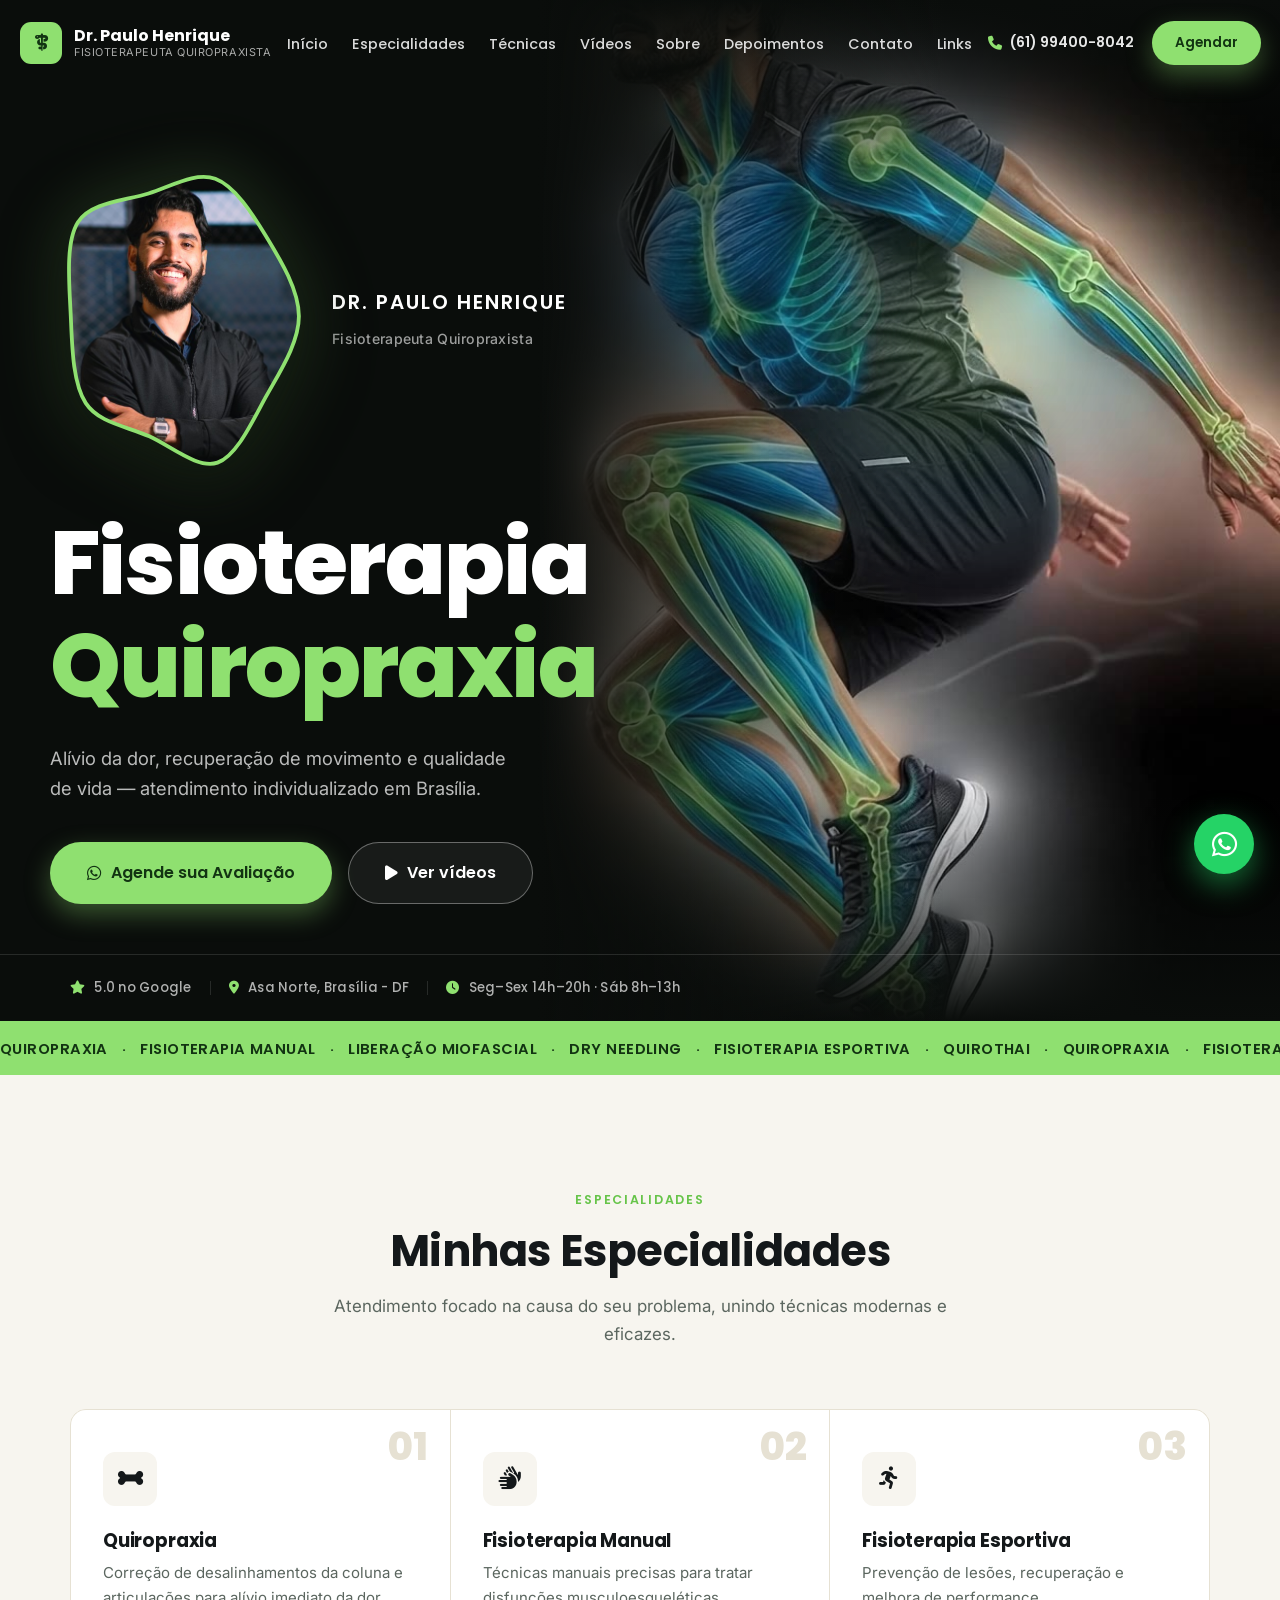
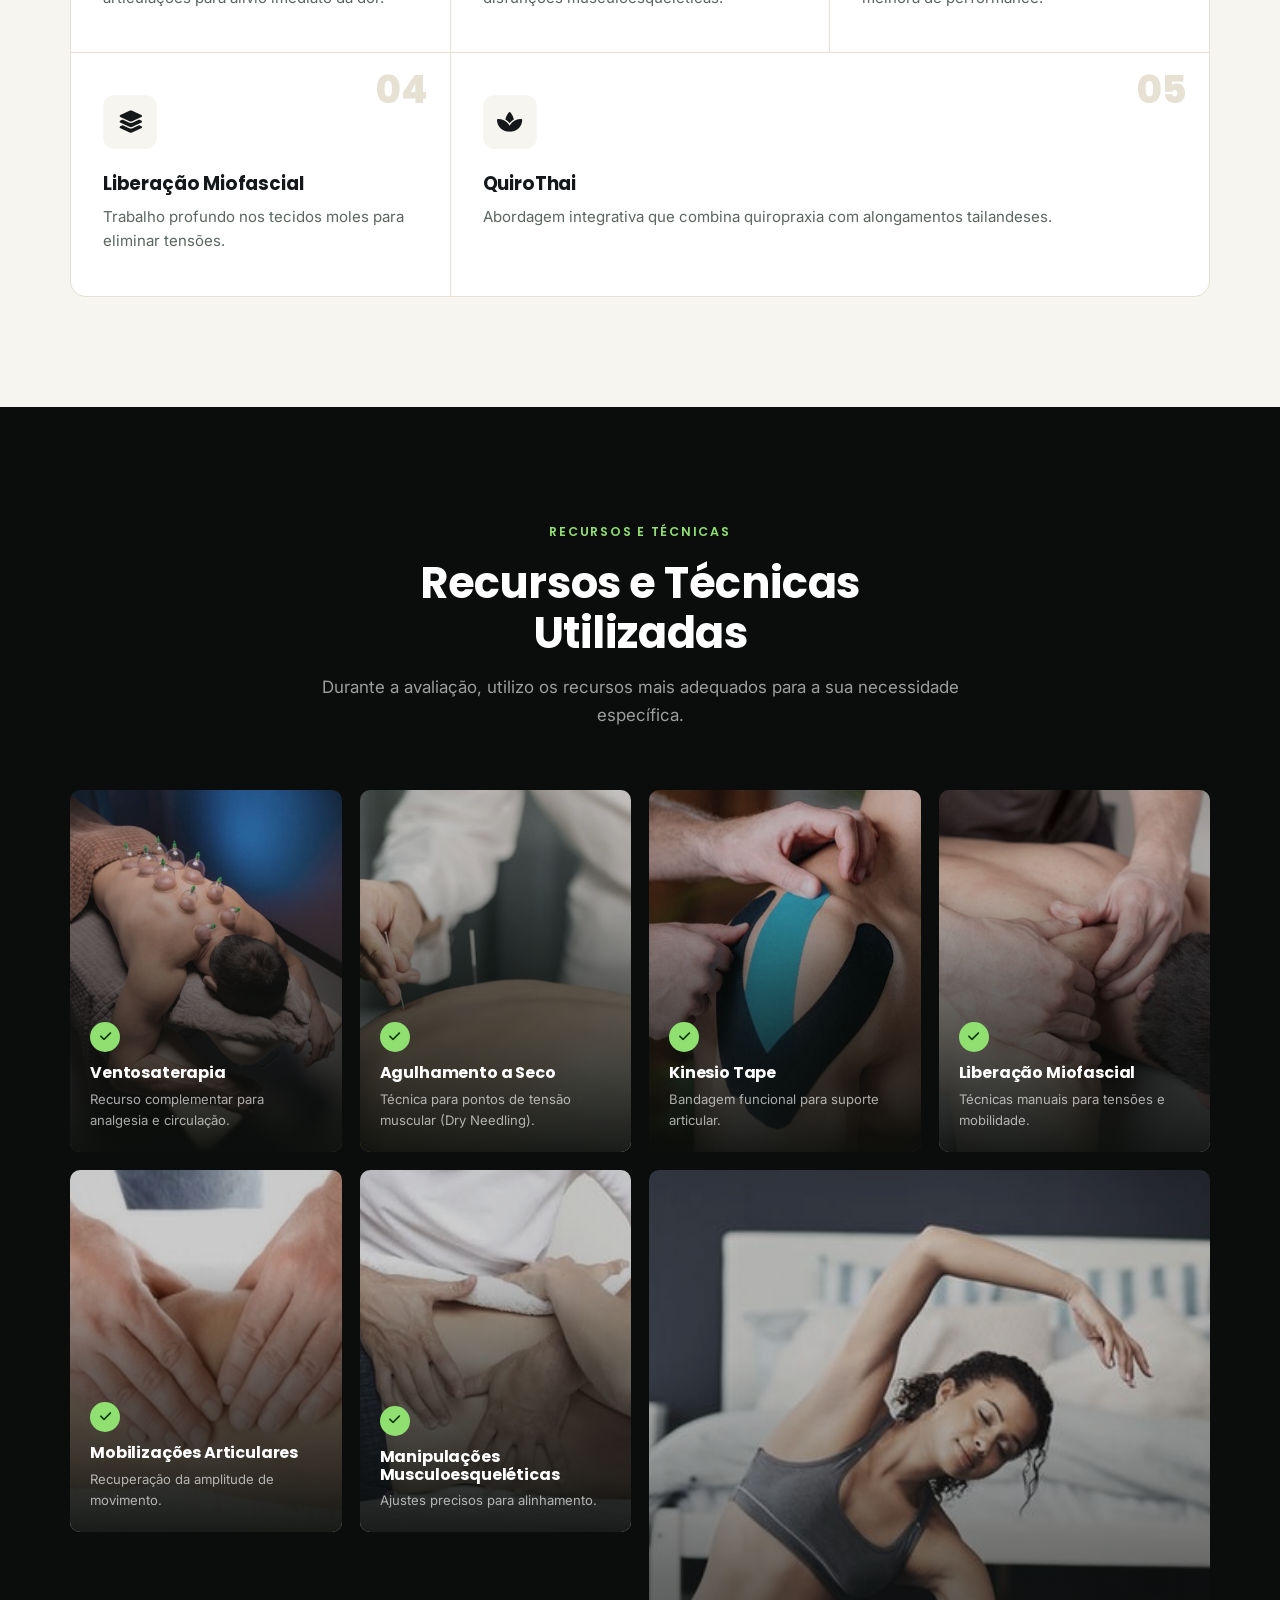
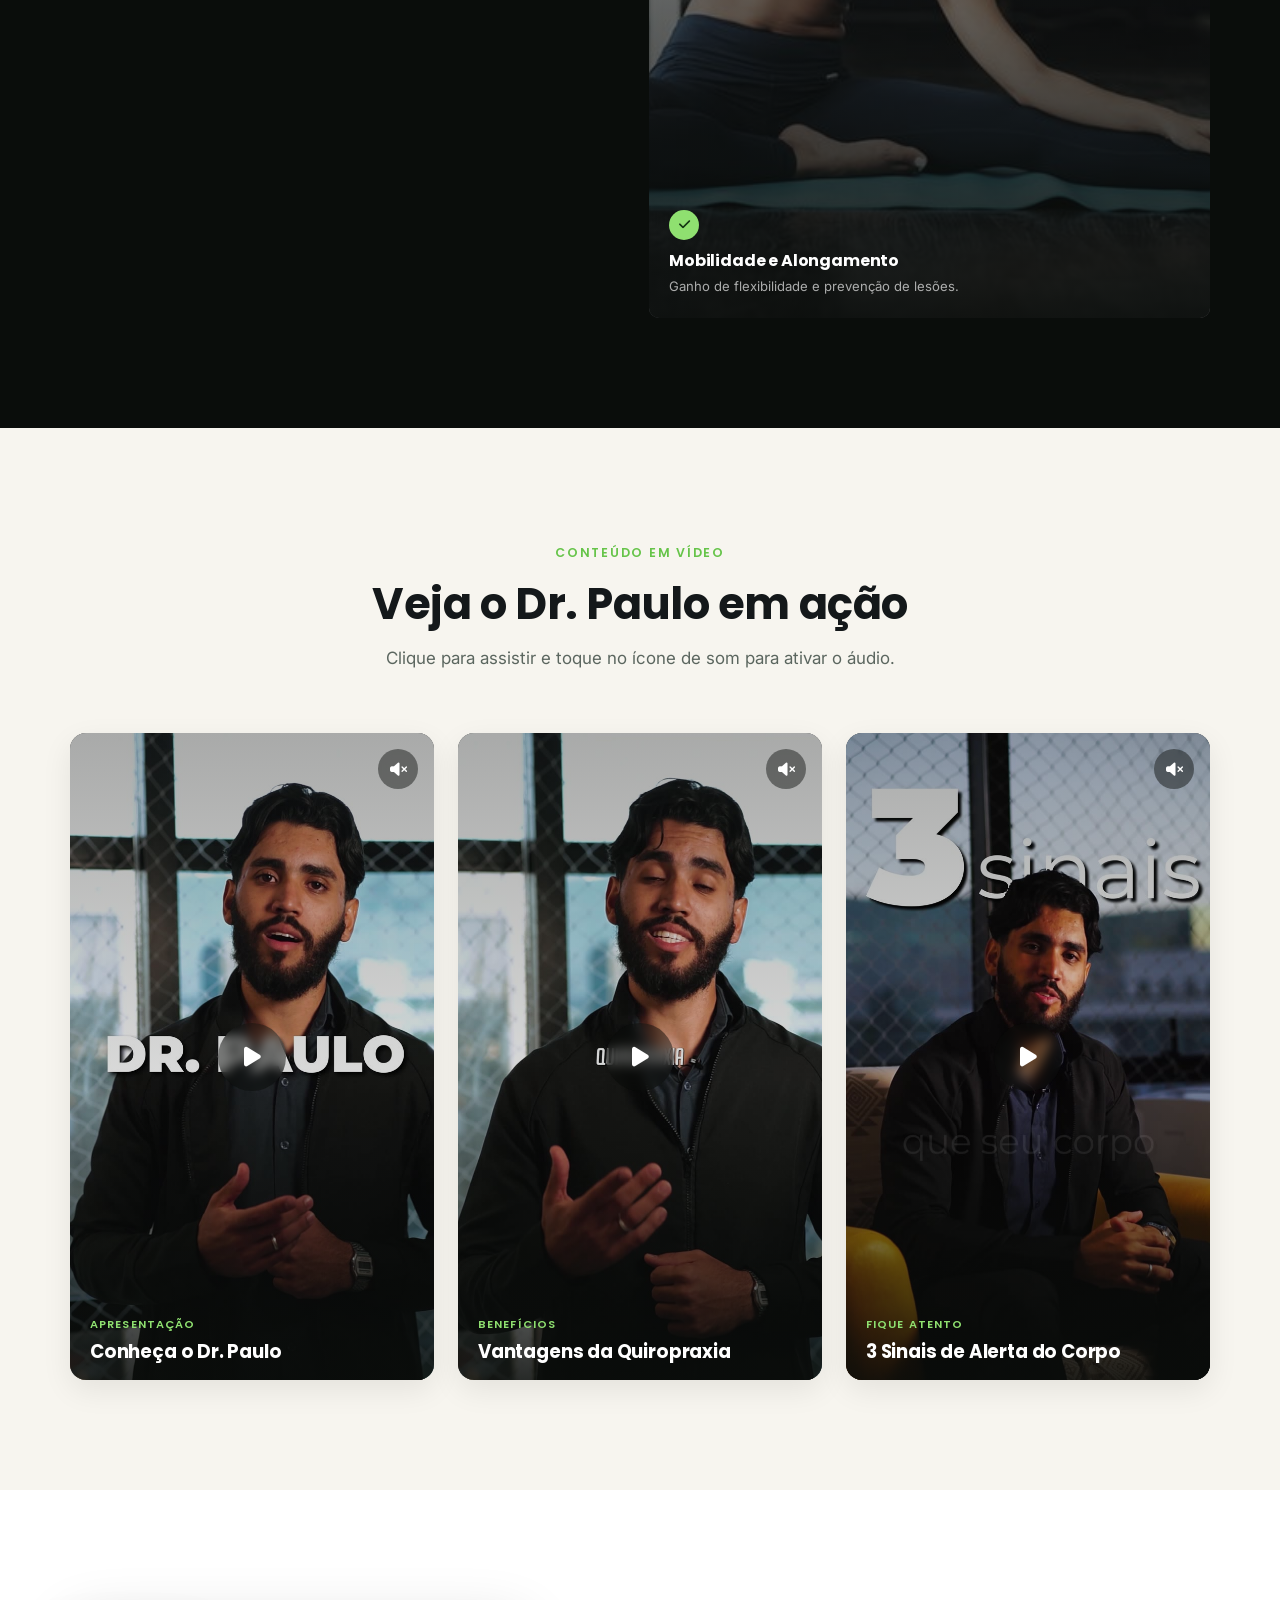
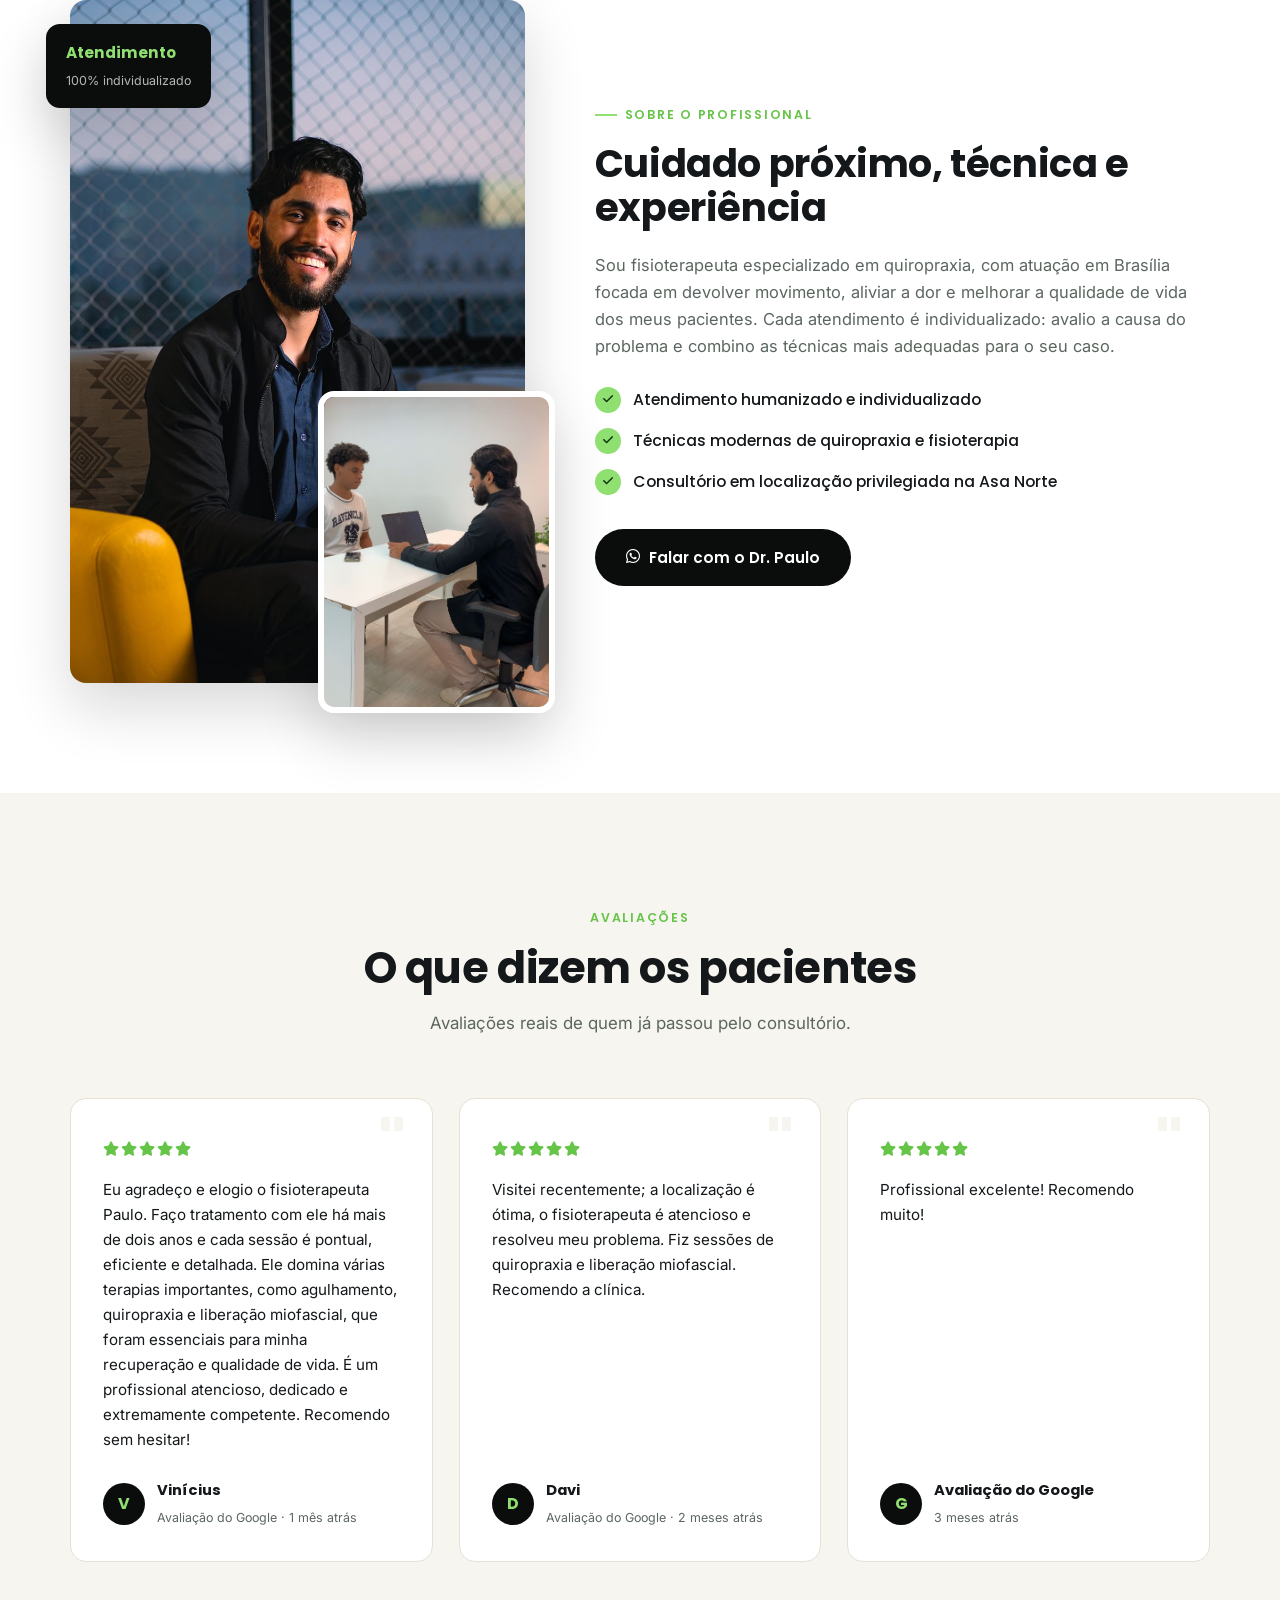
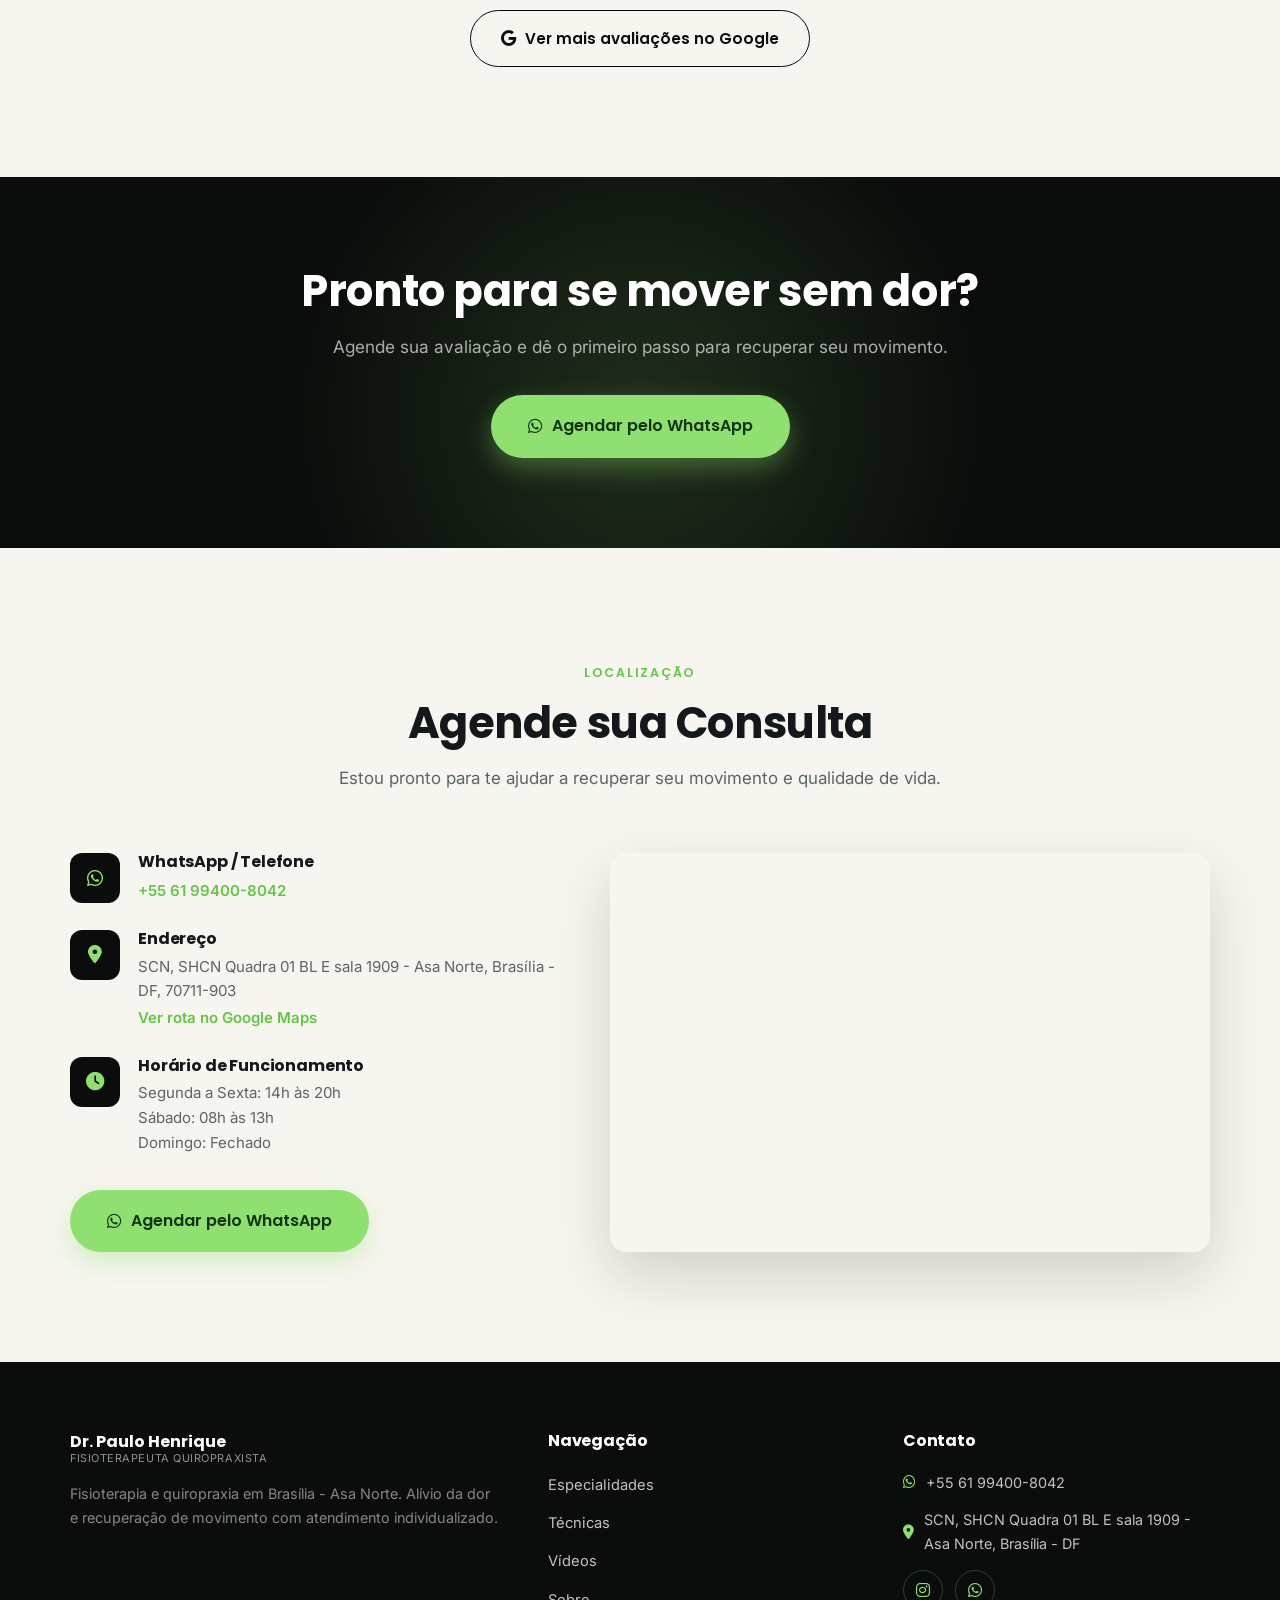
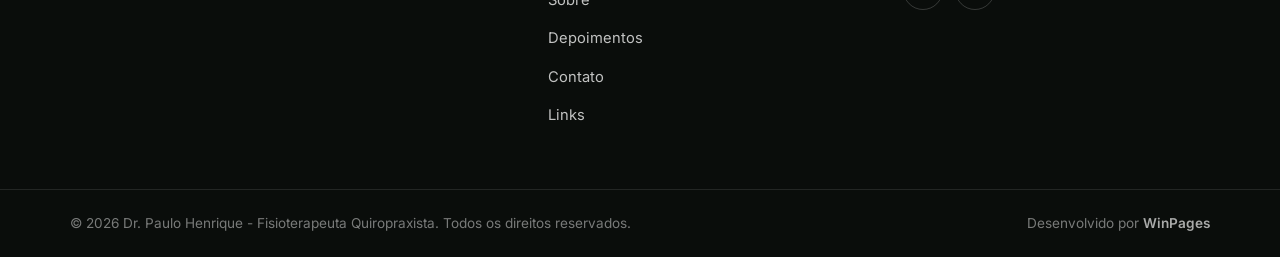
<file: index.html>
<!DOCTYPE html>
<html lang="pt-BR">
<head>
<meta charset="UTF-8">
<meta name="viewport" content="width=device-width, initial-scale=1.0">
<title>Dr. Paulo Henrique | Fisioterapeuta Quiropraxista em Brasília - Asa Norte</title>
<meta name="description" content="Dr. Paulo Henrique, Fisioterapeuta Quiropraxista em Brasília. Quiropraxia, fisioterapia manual, esportiva e liberação miofascial na Asa Norte. Agende sua avaliação pelo WhatsApp.">
<meta name="keywords" content="fisioterapeuta Brasília, quiropraxia Asa Norte, fisioterapia esportiva Brasília, quiropraxista DF, liberação miofascial Brasília, dry needling Brasília, fisioterapia manual Asa Norte">
<meta name="author" content="Dr. Paulo Henrique">
<meta name="robots" content="index, follow">
<link rel="canonical" href="https://drpaulohenrique.com.br/">

<meta property="og:type" content="website">
<meta property="og:title" content="Dr. Paulo Henrique | Fisioterapeuta Quiropraxista em Brasília">
<meta property="og:description" content="Alívio da dor, recuperação de movimento e qualidade de vida em Brasília. Quiropraxia, fisioterapia manual e esportiva na Asa Norte.">
<meta property="og:image" content="assets/img/dr-paulo-hero.jpg">
<meta property="og:locale" content="pt_BR">

<link rel="icon" type="image/png" href="assets/img/favicon.png">

<link rel="preconnect" href="https://fonts.googleapis.com">
<link rel="preconnect" href="https://fonts.gstatic.com" crossorigin>
<link href="https://fonts.googleapis.com/css2?family=Inter:wght@400;500;600&family=Poppins:wght@500;600;700;800;900&display=swap" rel="stylesheet">

<link rel="stylesheet" href="https://cdnjs.cloudflare.com/ajax/libs/font-awesome/6.5.1/css/all.min.css" integrity="sha512-DTOQO9RWCH3ppGqcWaEA1BIZOC6xxalwEsw9c2QQeAIftl+Vegovlnee1c9QX4TctnWMn13TZye+giMm8e2LwA==" crossorigin="anonymous" referrerpolicy="no-referrer">

<link rel="stylesheet" href="css/style.css">

<script type="application/ld+json">
{
  "@context": "https://schema.org",
  "@type": "Physician",
  "name": "Dr. Paulo Henrique - Fisioterapeuta Quiropraxista",
  "image": "assets/img/dr-paulo-hero.jpg",
  "medicalSpecialty": "Physiotherapy",
  "telephone": "+55-61-99400-8042",
  "priceRange": "$$",
  "address": {
    "@type": "PostalAddress",
    "streetAddress": "SCN, SHCN Quadra 01 BL E sala 1909 - Asa Norte",
    "addressLocality": "Brasília",
    "addressRegion": "DF",
    "postalCode": "70711-903",
    "addressCountry": "BR"
  },
  "geo": { "@type": "GeoCoordinates", "latitude": -15.7876775, "longitude": -47.8824823 },
  "url": "https://drpaulohenrique.com.br/",
  "openingHoursSpecification": [
    { "@type": "OpeningHoursSpecification", "dayOfWeek": ["Monday","Tuesday","Wednesday","Thursday","Friday"], "opens": "14:00", "closes": "20:00" },
    { "@type": "OpeningHoursSpecification", "dayOfWeek": "Saturday", "opens": "08:00", "closes": "13:00" }
  ]
}
</script>
</head>
<body>

<!-- HEADER -->
<header class="header" id="header">
  <div class="container header__inner">
    <a href="#topo" class="logo">
      <span class="logo__icon"><i class="fa-solid fa-staff-snake"></i></span>
      <span class="logo__text">Dr. Paulo Henrique<small>Fisioterapeuta Quiropraxista</small></span>
    </a>

    <nav class="nav" id="nav">
      <ul class="nav__list">
        <li><a href="#topo" class="nav__link">Início</a></li>
        <li><a href="#especialidades" class="nav__link">Especialidades</a></li>
        <li><a href="#tecnicas" class="nav__link">Técnicas</a></li>
        <li><a href="#videos" class="nav__link">Vídeos</a></li>
        <li><a href="#sobre" class="nav__link">Sobre</a></li>
        <li><a href="#depoimentos" class="nav__link">Depoimentos</a></li>
        <li><a href="#contato" class="nav__link">Contato</a></li>
        <li><a href="links/index.html" class="nav__link">Links</a></li>
      </ul>
    </nav>

    <div class="header__actions">
      <a href="tel:+5561994008042" class="header__phone"><i class="fa-solid fa-phone"></i> (61) 99400-8042</a>
      <a href="https://wa.me/5561994008042?text=Ol%C3%A1%2C%20Dr.%20Paulo%21%20Gostaria%20de%20agendar%20uma%20avalia%C3%A7%C3%A3o." target="_blank" rel="noopener" class="btn btn--accent btn--sm">Agendar</a>
      <button class="nav__toggle" id="navToggle" aria-label="Abrir menu">
        <span></span><span></span><span></span>
      </button>
    </div>
  </div>
</header>

<main id="topo">

  <!-- HERO -->
  <section class="hero">
    <div class="hero__curtain"></div>

    <div class="hero__video-wrap">
      <video class="hero__video" id="heroVideo" muted loop playsinline autoplay preload="auto" poster="assets/img/hero-movimento-poster.jpg">
        <source src="assets/video/hero-movimento-mobile.mp4" media="(max-width: 767px)" type="video/mp4">
        <source src="assets/video/hero-movimento.mp4" type="video/mp4">
      </video>
      <div class="hero__video-fade"></div>
      <div class="hero__glow"></div>
    </div>

    <div class="container hero__inner">
      <div class="hero__content">
        <div class="hero__author">
          <svg class="hero__author-photo" viewBox="-120 -148 240 300" role="img" aria-label="Dr. Paulo Henrique sorrindo, de braços cruzados">
            <defs>
              <clipPath id="authorBlobClip" clipPathUnits="userSpaceOnUse">
                <path d="M 109.76,0.00 C 109.76,24.48 92.27,50.94 79.73,73.46 C 67.21,95.96 52.63,128.84 34.61,135.06 C 16.59,141.26 -8.11,119.89 -28.38,110.75 C -48.64,101.59 -74.92,98.59 -86.99,80.13 C -99.05,61.67 -99.59,27.82 -100.80,0.00 C -102.01,-27.82 -106.19,-67.89 -94.24,-86.80 C -82.28,-105.70 -50.20,-106.76 -29.08,-113.44 C -7.94,-120.13 14.40,-133.61 32.54,-126.95 C 50.67,-120.29 66.86,-94.60 79.73,-73.46 C 92.61,-52.30 109.76,-24.48 109.76,0.00 Z"/>
              </clipPath>
            </defs>
            <g clip-path="url(#authorBlobClip)">
              <image href="assets/img/dr-paulo-avatar.jpg" x="-110" y="-140" width="220" height="297" preserveAspectRatio="xMidYMid slice"></image>
            </g>
            <path class="hero__author-photo-outline" d="M 109.76,0.00 C 109.76,24.48 92.27,50.94 79.73,73.46 C 67.21,95.96 52.63,128.84 34.61,135.06 C 16.59,141.26 -8.11,119.89 -28.38,110.75 C -48.64,101.59 -74.92,98.59 -86.99,80.13 C -99.05,61.67 -99.59,27.82 -100.80,0.00 C -102.01,-27.82 -106.19,-67.89 -94.24,-86.80 C -82.28,-105.70 -50.20,-106.76 -29.08,-113.44 C -7.94,-120.13 14.40,-133.61 32.54,-126.95 C 50.67,-120.29 66.86,-94.60 79.73,-73.46 C 92.61,-52.30 109.76,-24.48 109.76,0.00 Z" fill="none"/>
          </svg>
          <span class="hero__kicker">Dr. Paulo Henrique<small>Fisioterapeuta Quiropraxista</small></span>
        </div>
        <h1 class="hero__title">
          <span class="hero__title-line">Fisioterapia</span>
          <span class="hero__title-line hero__title-line--accent">Quiropraxia</span>
        </h1>
        <p class="hero__subtitle">Alívio da dor, recuperação de movimento e qualidade de vida — atendimento individualizado em Brasília.</p>

        <div class="hero__cta">
          <a href="https://wa.me/5561994008042?text=Ol%C3%A1%2C%20Dr.%20Paulo%21%20Gostaria%20de%20agendar%20uma%20avalia%C3%A7%C3%A3o." target="_blank" rel="noopener" class="btn btn--accent btn--lg">
            <i class="fa-brands fa-whatsapp"></i> Agende sua Avaliação
          </a>
          <a href="#videos" class="btn btn--ghost btn--lg">
            <i class="fa-solid fa-play"></i> Ver vídeos
          </a>
        </div>
      </div>
    </div>

    <div class="hero__meta">
      <div class="container hero__meta-inner">
        <span class="hero__meta-item"><i class="fa-solid fa-star"></i> 5.0 no Google</span>
        <span class="hero__meta-divider"></span>
        <span class="hero__meta-item"><i class="fa-solid fa-location-dot"></i> Asa Norte, Brasília - DF</span>
        <span class="hero__meta-divider"></span>
        <span class="hero__meta-item"><i class="fa-solid fa-clock"></i> Seg–Sex 14h–20h · Sáb 8h–13h</span>
      </div>
    </div>
  </section>

  <!-- MARQUEE -->
  <div class="marquee">
    <div class="marquee__track">
      <span>Quiropraxia</span><span>·</span><span>Fisioterapia Manual</span><span>·</span><span>Liberação Miofascial</span><span>·</span><span>Dry Needling</span><span>·</span><span>Fisioterapia Esportiva</span><span>·</span><span>QuiroThai</span><span>·</span>
      <span>Quiropraxia</span><span>·</span><span>Fisioterapia Manual</span><span>·</span><span>Liberação Miofascial</span><span>·</span><span>Dry Needling</span><span>·</span><span>Fisioterapia Esportiva</span><span>·</span><span>QuiroThai</span><span>·</span>
    </div>
  </div>

  <!-- ESPECIALIDADES -->
  <section class="section" id="especialidades">
    <div class="container">
      <div class="section__head">
        <span class="eyebrow">Especialidades</span>
        <h2>Minhas Especialidades</h2>
        <p>Atendimento focado na causa do seu problema, unindo técnicas modernas e eficazes.</p>
      </div>

      <div class="cards-grid">
        <article class="card">
          <span class="card__num">01</span>
          <div class="card__icon"><i class="fa-solid fa-bone"></i></div>
          <h3>Quiropraxia</h3>
          <p>Correção de desalinhamentos da coluna e articulações para alívio imediato da dor.</p>
        </article>
        <article class="card">
          <span class="card__num">02</span>
          <div class="card__icon"><i class="fa-solid fa-hands"></i></div>
          <h3>Fisioterapia Manual</h3>
          <p>Técnicas manuais precisas para tratar disfunções musculoesqueléticas.</p>
        </article>
        <article class="card">
          <span class="card__num">03</span>
          <div class="card__icon"><i class="fa-solid fa-person-running"></i></div>
          <h3>Fisioterapia Esportiva</h3>
          <p>Prevenção de lesões, recuperação e melhora de performance.</p>
        </article>
        <article class="card">
          <span class="card__num">04</span>
          <div class="card__icon"><i class="fa-solid fa-layer-group"></i></div>
          <h3>Liberação Miofascial</h3>
          <p>Trabalho profundo nos tecidos moles para eliminar tensões.</p>
        </article>
        <article class="card">
          <span class="card__num">05</span>
          <div class="card__icon"><i class="fa-solid fa-spa"></i></div>
          <h3>QuiroThai</h3>
          <p>Abordagem integrativa que combina quiropraxia com alongamentos tailandeses.</p>
        </article>
      </div>
    </div>
  </section>

  <!-- RECURSOS E TÉCNICAS -->
  <section class="section section--dark" id="tecnicas">
    <div class="container">
      <div class="section__head section__head--dark">
        <span class="eyebrow eyebrow--light">Recursos e Técnicas</span>
        <h2>Recursos e Técnicas Utilizadas</h2>
        <p>Durante a avaliação, utilizo os recursos mais adequados para a sua necessidade específica.</p>
      </div>

      <div class="tech-grid">
        <div class="tech-tile">
          <img src="assets/img/ventosaterapia.jpg" alt="Ventosaterapia aplicada pelo Dr. Paulo Henrique" loading="lazy">
          <div class="tech-tile__overlay">
            <span class="tech-tile__check"><i class="fa-solid fa-check"></i></span>
            <h3>Ventosaterapia</h3>
            <p>Recurso complementar para analgesia e circulação.</p>
          </div>
        </div>
        <div class="tech-tile">
          <img src="assets/img/agulhamento-seco.jpg" alt="Agulhamento a seco (Dry Needling)" loading="lazy">
          <div class="tech-tile__overlay">
            <span class="tech-tile__check"><i class="fa-solid fa-check"></i></span>
            <h3>Agulhamento a Seco</h3>
            <p>Técnica para pontos de tensão muscular (Dry Needling).</p>
          </div>
        </div>
        <div class="tech-tile">
          <img src="assets/img/kinesio-tape.jpg" alt="Aplicação de Kinesio Tape" loading="lazy">
          <div class="tech-tile__overlay">
            <span class="tech-tile__check"><i class="fa-solid fa-check"></i></span>
            <h3>Kinesio Tape</h3>
            <p>Bandagem funcional para suporte articular.</p>
          </div>
        </div>
        <div class="tech-tile">
          <img src="assets/img/liberacao-miofascial.jpg" alt="Liberação miofascial" loading="lazy">
          <div class="tech-tile__overlay">
            <span class="tech-tile__check"><i class="fa-solid fa-check"></i></span>
            <h3>Liberação Miofascial</h3>
            <p>Técnicas manuais para tensões e mobilidade.</p>
          </div>
        </div>
        <div class="tech-tile">
          <img src="assets/img/mobilizacao-articular.jpg" alt="Mobilização articular manual" loading="lazy">
          <div class="tech-tile__overlay">
            <span class="tech-tile__check"><i class="fa-solid fa-check"></i></span>
            <h3>Mobilizações Articulares</h3>
            <p>Recuperação da amplitude de movimento.</p>
          </div>
        </div>
        <div class="tech-tile">
          <img src="assets/img/quiropraxia.jpg" alt="Manipulação musculoesquelética / quiropraxia" loading="lazy">
          <div class="tech-tile__overlay">
            <span class="tech-tile__check"><i class="fa-solid fa-check"></i></span>
            <h3>Manipulações Musculoesqueléticas</h3>
            <p>Ajustes precisos para alinhamento.</p>
          </div>
        </div>
        <div class="tech-tile tech-tile--wide">
          <img src="assets/img/alongamento.jpg" alt="Técnicas de mobilidade e alongamento" loading="lazy">
          <div class="tech-tile__overlay">
            <span class="tech-tile__check"><i class="fa-solid fa-check"></i></span>
            <h3>Mobilidade e Alongamento</h3>
            <p>Ganho de flexibilidade e prevenção de lesões.</p>
          </div>
        </div>
      </div>
    </div>
  </section>

  <!-- VÍDEOS / REELS -->
  <section class="section" id="videos">
    <div class="container">
      <div class="section__head">
        <span class="eyebrow">Conteúdo em vídeo</span>
        <h2>Veja o Dr. Paulo em ação</h2>
        <p>Clique para assistir e toque no ícone de som para ativar o áudio.</p>
      </div>

      <div class="reels-grid">
        <article class="reel-card" data-reel>
          <video class="reel-card__video" muted loop playsinline preload="none" poster="assets/img/reel-1-poster.jpg" data-src="assets/video/reel-1-apresentacao.mp4"></video>
          <div class="reel-card__gradient"></div>
          <button class="reel-card__sound" data-sound-toggle aria-label="Ativar som"><i class="fa-solid fa-volume-xmark"></i></button>
          <button class="reel-card__play" data-play-toggle aria-label="Reproduzir vídeo"><i class="fa-solid fa-play"></i></button>
          <div class="reel-card__info">
            <span class="reel-card__tag">Apresentação</span>
            <h3>Conheça o Dr. Paulo</h3>
          </div>
        </article>

        <article class="reel-card" data-reel>
          <video class="reel-card__video" muted loop playsinline preload="none" poster="assets/img/reel-2-poster.jpg" data-src="assets/video/reel-2-vantagens.mp4"></video>
          <div class="reel-card__gradient"></div>
          <button class="reel-card__sound" data-sound-toggle aria-label="Ativar som"><i class="fa-solid fa-volume-xmark"></i></button>
          <button class="reel-card__play" data-play-toggle aria-label="Reproduzir vídeo"><i class="fa-solid fa-play"></i></button>
          <div class="reel-card__info">
            <span class="reel-card__tag">Benefícios</span>
            <h3>Vantagens da Quiropraxia</h3>
          </div>
        </article>

        <article class="reel-card" data-reel>
          <video class="reel-card__video" muted loop playsinline preload="none" poster="assets/img/reel-3-poster.jpg" data-src="assets/video/reel-3-sinais.mp4"></video>
          <div class="reel-card__gradient"></div>
          <button class="reel-card__sound" data-sound-toggle aria-label="Ativar som"><i class="fa-solid fa-volume-xmark"></i></button>
          <button class="reel-card__play" data-play-toggle aria-label="Reproduzir vídeo"><i class="fa-solid fa-play"></i></button>
          <div class="reel-card__info">
            <span class="reel-card__tag">Fique atento</span>
            <h3>3 Sinais de Alerta do Corpo</h3>
          </div>
        </article>
      </div>
    </div>
  </section>

  <!-- SOBRE -->
  <section class="section section--alt" id="sobre">
    <div class="container about__inner">
      <div class="about__media">
        <img src="assets/img/dr-paulo-sobre.jpg" alt="Dr. Paulo Henrique, fisioterapeuta e quiropraxista" loading="lazy">
        <img src="assets/img/consultorio-atendimento.jpg" alt="Dr. Paulo Henrique atendendo paciente em consultório em Brasília" class="about__media-sub" loading="lazy">
        <div class="about__badge">
          <strong>Atendimento</strong>
          <span>100% individualizado</span>
        </div>
      </div>
      <div class="about__content">
        <span class="eyebrow">Sobre o profissional</span>
        <h2>Cuidado próximo, técnica e experiência</h2>
        <p>Sou fisioterapeuta especializado em quiropraxia, com atuação em Brasília focada em devolver movimento, aliviar a dor e melhorar a qualidade de vida dos meus pacientes. Cada atendimento é individualizado: avalio a causa do problema e combino as técnicas mais adequadas para o seu caso.</p>
        <ul class="about__list">
          <li><i class="fa-solid fa-check"></i> Atendimento humanizado e individualizado</li>
          <li><i class="fa-solid fa-check"></i> Técnicas modernas de quiropraxia e fisioterapia</li>
          <li><i class="fa-solid fa-check"></i> Consultório em localização privilegiada na Asa Norte</li>
        </ul>
        <a href="https://wa.me/5561994008042?text=Ol%C3%A1%2C%20Dr.%20Paulo%21%20Gostaria%20de%20agendar%20uma%20avalia%C3%A7%C3%A3o." target="_blank" rel="noopener" class="btn btn--primary">
          <i class="fa-brands fa-whatsapp"></i> Falar com o Dr. Paulo
        </a>
      </div>
    </div>
  </section>

  <!-- DEPOIMENTOS -->
  <section class="section" id="depoimentos">
    <div class="container">
      <div class="section__head">
        <span class="eyebrow">Avaliações</span>
        <h2>O que dizem os pacientes</h2>
        <p>Avaliações reais de quem já passou pelo consultório.</p>
      </div>

      <div class="testimonials-grid">
        <article class="testimonial">
          <span class="testimonial__quote">"</span>
          <div class="testimonial__stars">
            <i class="fa-solid fa-star"></i><i class="fa-solid fa-star"></i><i class="fa-solid fa-star"></i><i class="fa-solid fa-star"></i><i class="fa-solid fa-star"></i>
          </div>
          <p>Eu agradeço e elogio o fisioterapeuta Paulo. Faço tratamento com ele há mais de dois anos e cada sessão é pontual, eficiente e detalhada. Ele domina várias terapias importantes, como agulhamento, quiropraxia e liberação miofascial, que foram essenciais para minha recuperação e qualidade de vida. É um profissional atencioso, dedicado e extremamente competente. Recomendo sem hesitar!</p>
          <div class="testimonial__author">
            <span class="testimonial__avatar">V</span>
            <div>
              <strong>Vinícius</strong>
              <small>Avaliação do Google · 1 mês atrás</small>
            </div>
          </div>
        </article>

        <article class="testimonial">
          <span class="testimonial__quote">"</span>
          <div class="testimonial__stars">
            <i class="fa-solid fa-star"></i><i class="fa-solid fa-star"></i><i class="fa-solid fa-star"></i><i class="fa-solid fa-star"></i><i class="fa-solid fa-star"></i>
          </div>
          <p>Visitei recentemente; a localização é ótima, o fisioterapeuta é atencioso e resolveu meu problema. Fiz sessões de quiropraxia e liberação miofascial. Recomendo a clínica.</p>
          <div class="testimonial__author">
            <span class="testimonial__avatar">D</span>
            <div>
              <strong>Davi</strong>
              <small>Avaliação do Google · 2 meses atrás</small>
            </div>
          </div>
        </article>

        <article class="testimonial">
          <span class="testimonial__quote">"</span>
          <div class="testimonial__stars">
            <i class="fa-solid fa-star"></i><i class="fa-solid fa-star"></i><i class="fa-solid fa-star"></i><i class="fa-solid fa-star"></i><i class="fa-solid fa-star"></i>
          </div>
          <p>Profissional excelente! Recomendo muito!</p>
          <div class="testimonial__author">
            <span class="testimonial__avatar">G</span>
            <div>
              <strong>Avaliação do Google</strong>
              <small>3 meses atrás</small>
            </div>
          </div>
        </article>
      </div>

      <div class="testimonials-cta">
        <a href="https://www.google.com/maps/place/Dr.+Paulo+Henrique+%7C+Fisioterapeuta+Quiropraxista/@-15.7876775,-47.8824823,901m/data=!3m2!1e3!4b1!4m6!3m5!1s0x935a3b0025c4c289:0x2cf89ba0f6b8737b!8m2!3d-15.7876775!4d-47.8824823!16s%2Fg%2F11x6wg4_vq?entry=ttu" target="_blank" rel="noopener" class="btn btn--outline">
          <i class="fa-brands fa-google"></i> Ver mais avaliações no Google
        </a>
      </div>
    </div>
  </section>

  <!-- CTA BAND -->
  <section class="cta-band">
    <div class="container cta-band__inner">
      <h2>Pronto para se mover sem dor?</h2>
      <p>Agende sua avaliação e dê o primeiro passo para recuperar seu movimento.</p>
      <a href="https://wa.me/5561994008042?text=Ol%C3%A1%2C%20Dr.%20Paulo%21%20Gostaria%20de%20agendar%20uma%20avalia%C3%A7%C3%A3o." target="_blank" rel="noopener" class="btn btn--accent btn--lg">
        <i class="fa-brands fa-whatsapp"></i> Agendar pelo WhatsApp
      </a>
    </div>
  </section>

  <!-- CONTATO -->
  <section class="section" id="contato">
    <div class="container">
      <div class="section__head">
        <span class="eyebrow">Localização</span>
        <h2>Agende sua Consulta</h2>
        <p>Estou pronto para te ajudar a recuperar seu movimento e qualidade de vida.</p>
      </div>

      <div class="contact__grid">
        <div class="contact__info">
          <div class="info-item">
            <div class="info-item__icon"><i class="fa-brands fa-whatsapp"></i></div>
            <div>
              <h3>WhatsApp / Telefone</h3>
              <a href="https://wa.me/5561994008042" target="_blank" rel="noopener">+55 61 99400-8042</a>
            </div>
          </div>
          <div class="info-item">
            <div class="info-item__icon"><i class="fa-solid fa-location-dot"></i></div>
            <div>
              <h3>Endereço</h3>
              <p>SCN, SHCN Quadra 01 BL E sala 1909 - Asa Norte, Brasília - DF, 70711-903</p>
              <a href="https://www.google.com/maps/place/Dr.+Paulo+Henrique+%7C+Fisioterapeuta+Quiropraxista/@-15.7876775,-47.8824823,901m/data=!3m2!1e3!4b1!4m6!3m5!1s0x935a3b0025c4c289:0x2cf89ba0f6b8737b!8m2!3d-15.7876775!4d-47.8824823!16s%2Fg%2F11x6wg4_vq?entry=ttu" target="_blank" rel="noopener">Ver rota no Google Maps</a>
            </div>
          </div>
          <div class="info-item">
            <div class="info-item__icon"><i class="fa-solid fa-clock"></i></div>
            <div>
              <h3>Horário de Funcionamento</h3>
              <p>Segunda a Sexta: 14h às 20h<br>Sábado: 08h às 13h<br>Domingo: Fechado</p>
            </div>
          </div>

          <a href="https://wa.me/5561994008042?text=Ol%C3%A1%2C%20Dr.%20Paulo%21%20Gostaria%20de%20agendar%20uma%20avalia%C3%A7%C3%A3o." target="_blank" rel="noopener" class="btn btn--accent btn--lg contact__cta">
            <i class="fa-brands fa-whatsapp"></i> Agendar pelo WhatsApp
          </a>
        </div>

        <div class="contact__map">
          <iframe
            src="https://www.google.com/maps?q=-15.7876775,-47.8824823&z=16&output=embed"
            width="100%" height="100%" style="border:0;" allowfullscreen="" loading="lazy"
            referrerpolicy="no-referrer-when-downgrade"
            title="Localização do consultório do Dr. Paulo Henrique na Asa Norte, Brasília">
          </iframe>
        </div>
      </div>
    </div>
  </section>

</main>

<!-- FOOTER -->
<footer class="footer">
  <div class="container footer__inner">
    <div class="footer__brand">
      <span class="logo__text logo__text--light">Dr. Paulo Henrique<small>Fisioterapeuta Quiropraxista</small></span>
      <p>Fisioterapia e quiropraxia em Brasília - Asa Norte. Alívio da dor e recuperação de movimento com atendimento individualizado.</p>
    </div>

    <div class="footer__links">
      <h4>Navegação</h4>
      <ul>
        <li><a href="#especialidades">Especialidades</a></li>
        <li><a href="#tecnicas">Técnicas</a></li>
        <li><a href="#videos">Vídeos</a></li>
        <li><a href="#sobre">Sobre</a></li>
        <li><a href="#depoimentos">Depoimentos</a></li>
        <li><a href="#contato">Contato</a></li>
        <li><a href="links/index.html">Links</a></li>
      </ul>
    </div>

    <div class="footer__contact">
      <h4>Contato</h4>
      <p><i class="fa-brands fa-whatsapp"></i> +55 61 99400-8042</p>
      <p><i class="fa-solid fa-location-dot"></i> SCN, SHCN Quadra 01 BL E sala 1909 - Asa Norte, Brasília - DF</p>
      <div class="footer__social">
        <a href="https://www.instagram.com/fisio.pauloquiro/" target="_blank" rel="noopener" aria-label="Instagram"><i class="fa-brands fa-instagram"></i></a>
        <a href="https://wa.me/5561994008042" target="_blank" rel="noopener" aria-label="WhatsApp"><i class="fa-brands fa-whatsapp"></i></a>
      </div>
    </div>
  </div>
  <div class="footer__bottom">
    <div class="container footer__bottom-inner">
      <p>&copy; <span id="year"></span> Dr. Paulo Henrique - Fisioterapeuta Quiropraxista. Todos os direitos reservados.</p>
      <p class="footer__credit">Desenvolvido por <a href="https://www.winpages.com.br/" target="_blank" rel="noopener">WinPages</a></p>
    </div>
  </div>
</footer>

<!-- WHATSAPP FLUTUANTE -->
<a href="https://wa.me/5561994008042?text=Ol%C3%A1%2C%20Dr.%20Paulo%21%20Gostaria%20de%20agendar%20uma%20avalia%C3%A7%C3%A3o." target="_blank" rel="noopener" class="whatsapp-float" aria-label="Falar no WhatsApp">
  <i class="fa-brands fa-whatsapp"></i>
</a>

<script src="js/script.js"></script>
</body>
</html>
</file>
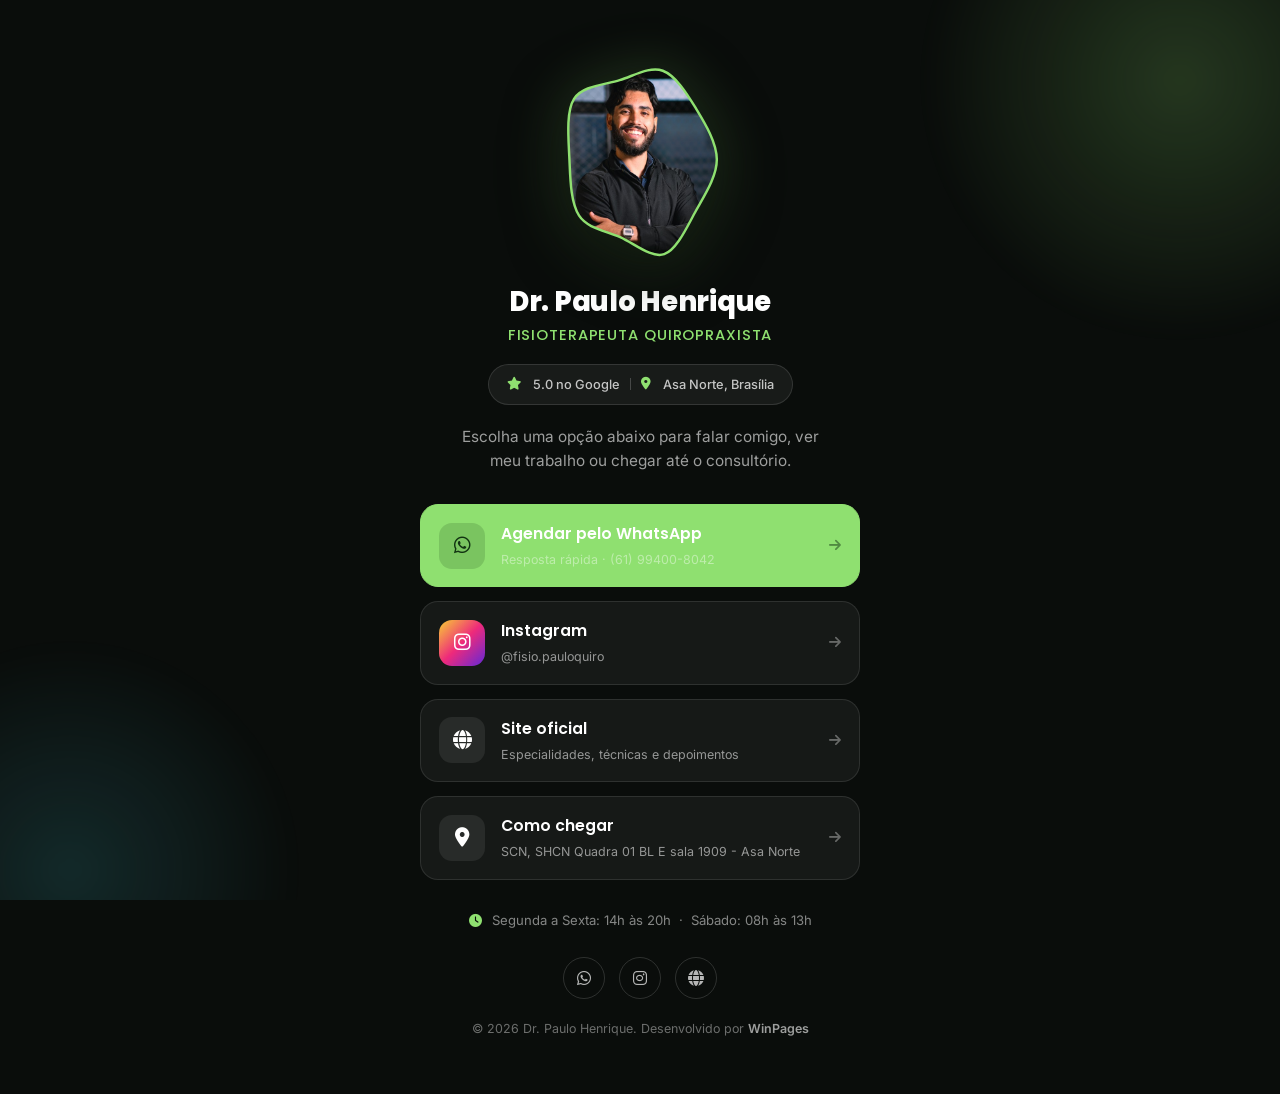
<file: links/index.html>
<!DOCTYPE html>
<html lang="pt-BR">
<head>
<meta charset="UTF-8">
<meta name="viewport" content="width=device-width, initial-scale=1.0">
<title>Dr. Paulo Henrique | Links</title>
<meta name="description" content="WhatsApp, Instagram, site e localização do Dr. Paulo Henrique, Fisioterapeuta Quiropraxista em Brasília.">
<meta name="robots" content="index, follow">

<link rel="icon" type="image/png" href="../assets/img/favicon.png">

<link rel="preconnect" href="https://fonts.googleapis.com">
<link rel="preconnect" href="https://fonts.gstatic.com" crossorigin>
<link href="https://fonts.googleapis.com/css2?family=Inter:wght@400;500;600&family=Poppins:wght@500;600;700;800;900&display=swap" rel="stylesheet">

<link rel="stylesheet" href="https://cdnjs.cloudflare.com/ajax/libs/font-awesome/6.5.1/css/all.min.css" integrity="sha512-DTOQO9RWCH3ppGqcWaEA1BIZOC6xxalwEsw9c2QQeAIftl+Vegovlnee1c9QX4TctnWMn13TZye+giMm8e2LwA==" crossorigin="anonymous" referrerpolicy="no-referrer">

<link rel="stylesheet" href="../css/style.css">
<link rel="stylesheet" href="../css/links.css">
</head>
<body class="links-page">

<div class="links-bg">
  <div class="links-glow links-glow--1"></div>
  <div class="links-glow links-glow--2"></div>
</div>

<main class="links-wrap">

  <div class="links-card" data-reveal-in>

    <div class="links-avatar">
      <svg viewBox="-120 -148 240 300" role="img" aria-label="Dr. Paulo Henrique sorrindo, de braços cruzados">
        <defs>
          <clipPath id="linksAvatarClip" clipPathUnits="userSpaceOnUse">
            <path d="M 109.76,0.00 C 109.76,24.48 92.27,50.94 79.73,73.46 C 67.21,95.96 52.63,128.84 34.61,135.06 C 16.59,141.26 -8.11,119.89 -28.38,110.75 C -48.64,101.59 -74.92,98.59 -86.99,80.13 C -99.05,61.67 -99.59,27.82 -100.80,0.00 C -102.01,-27.82 -106.19,-67.89 -94.24,-86.80 C -82.28,-105.70 -50.20,-106.76 -29.08,-113.44 C -7.94,-120.13 14.40,-133.61 32.54,-126.95 C 50.67,-120.29 66.86,-94.60 79.73,-73.46 C 92.61,-52.30 109.76,-24.48 109.76,0.00 Z"/>
          </clipPath>
        </defs>
        <g clip-path="url(#linksAvatarClip)">
          <image href="../assets/img/dr-paulo-avatar.jpg" x="-110" y="-140" width="220" height="297" preserveAspectRatio="xMidYMid slice"></image>
        </g>
        <path d="M 109.76,0.00 C 109.76,24.48 92.27,50.94 79.73,73.46 C 67.21,95.96 52.63,128.84 34.61,135.06 C 16.59,141.26 -8.11,119.89 -28.38,110.75 C -48.64,101.59 -74.92,98.59 -86.99,80.13 C -99.05,61.67 -99.59,27.82 -100.80,0.00 C -102.01,-27.82 -106.19,-67.89 -94.24,-86.80 C -82.28,-105.70 -50.20,-106.76 -29.08,-113.44 C -7.94,-120.13 14.40,-133.61 32.54,-126.95 C 50.67,-120.29 66.86,-94.60 79.73,-73.46 C 92.61,-52.30 109.76,-24.48 109.76,0.00 Z" fill="none" stroke="#8FE070" stroke-width="3.5"/>
      </svg>
    </div>

    <h1 class="links-name">Dr. Paulo Henrique</h1>
    <p class="links-role">Fisioterapeuta Quiropraxista</p>

    <div class="links-badge">
      <i class="fa-solid fa-star"></i> 5.0 no Google <span class="links-badge__divider"></span> <i class="fa-solid fa-location-dot"></i> Asa Norte, Brasília
    </div>

    <p class="links-tagline">Escolha uma opção abaixo para falar comigo, ver meu trabalho ou chegar até o consultório.</p>

    <nav class="links-list" aria-label="Links de contato">
      <a class="link-btn link-btn--accent" href="https://wa.me/5561994008042?text=Ol%C3%A1%2C%20Dr.%20Paulo%21%20Vim%20pelo%20link%20do%20Instagram%20e%20gostaria%20de%20agendar%20uma%20avalia%C3%A7%C3%A3o." target="_blank" rel="noopener">
        <span class="link-btn__icon"><i class="fa-brands fa-whatsapp"></i></span>
        <span class="link-btn__text">
          <strong>Agendar pelo WhatsApp</strong>
          <small>Resposta rápida · (61) 99400-8042</small>
        </span>
        <i class="fa-solid fa-arrow-right link-btn__arrow"></i>
      </a>

      <a class="link-btn" href="https://www.instagram.com/fisio.pauloquiro/" target="_blank" rel="noopener">
        <span class="link-btn__icon link-btn__icon--instagram"><i class="fa-brands fa-instagram"></i></span>
        <span class="link-btn__text">
          <strong>Instagram</strong>
          <small>@fisio.pauloquiro</small>
        </span>
        <i class="fa-solid fa-arrow-right link-btn__arrow"></i>
      </a>

      <a class="link-btn" href="../index.html">
        <span class="link-btn__icon"><i class="fa-solid fa-globe"></i></span>
        <span class="link-btn__text">
          <strong>Site oficial</strong>
          <small>Especialidades, técnicas e depoimentos</small>
        </span>
        <i class="fa-solid fa-arrow-right link-btn__arrow"></i>
      </a>

      <a class="link-btn" href="https://www.google.com/maps/place/Dr.+Paulo+Henrique+%7C+Fisioterapeuta+Quiropraxista/@-15.7876775,-47.8824823,901m/data=!3m2!1e3!4b1!4m6!3m5!1s0x935a3b0025c4c289:0x2cf89ba0f6b8737b!8m2!3d-15.7876775!4d-47.8824823!16s%2Fg%2F11x6wg4_vq?entry=ttu" target="_blank" rel="noopener">
        <span class="link-btn__icon"><i class="fa-solid fa-location-dot"></i></span>
        <span class="link-btn__text">
          <strong>Como chegar</strong>
          <small>SCN, SHCN Quadra 01 BL E sala 1909 - Asa Norte</small>
        </span>
        <i class="fa-solid fa-arrow-right link-btn__arrow"></i>
      </a>
    </nav>

    <div class="links-hours">
      <i class="fa-solid fa-clock"></i>
      <span>Segunda a Sexta: 14h às 20h &nbsp;·&nbsp; Sábado: 08h às 13h</span>
    </div>

    <div class="links-social">
      <a href="https://wa.me/5561994008042" target="_blank" rel="noopener" aria-label="WhatsApp"><i class="fa-brands fa-whatsapp"></i></a>
      <a href="https://www.instagram.com/fisio.pauloquiro/" target="_blank" rel="noopener" aria-label="Instagram"><i class="fa-brands fa-instagram"></i></a>
      <a href="../index.html" aria-label="Site"><i class="fa-solid fa-globe"></i></a>
    </div>

  </div>

  <footer class="links-footer">
    <p>&copy; <span id="year"></span> Dr. Paulo Henrique. Desenvolvido por <a href="https://www.winpages.com.br/" target="_blank" rel="noopener">WinPages</a></p>
  </footer>

</main>

<script>
  document.getElementById('year').textContent = new Date().getFullYear();
</script>
</body>
</html>
</file>
<file: css/style.css>
/* ==========================================================================
   Dr. Paulo Henrique - Fisioterapeuta Quiropraxista
   Premium editorial design system
   ========================================================================== */

:root {
  --ink: #0A0D0B;
  --ink-soft: #12160F;
  --ink-line: rgba(255,255,255,0.12);
  --paper: #F7F5EF;
  --white: #FFFFFF;
  --text-dark: #14181A;
  --text-muted: #5B665F;
  --line: #E6E1D3;

  --accent: #8FE070;
  --accent-dark: #66C449;
  --accent-ink: #123312;
  --cyan: #4DD9E8;

  --font-display: 'Poppins', sans-serif;
  --font-body: 'Inter', sans-serif;

  --radius: 16px;
  --radius-sm: 10px;
  --shadow: 0 10px 30px rgba(10, 13, 11, 0.08);
  --shadow-lg: 0 24px 60px rgba(10, 13, 11, 0.16);
  --ease: cubic-bezier(.16,1,.3,1);
}

* { margin: 0; padding: 0; box-sizing: border-box; }

html { scroll-behavior: smooth; overflow-x: hidden; }

body {
  font-family: var(--font-body);
  color: var(--text-dark);
  background: var(--paper);
  line-height: 1.65;
  overflow-x: hidden;
  width: 100%;
}

img { max-width: 100%; display: block; }
a { text-decoration: none; color: inherit; }
ul { list-style: none; }

h1, h2, h3, h4 { font-family: var(--font-display); color: var(--text-dark); line-height: 1.15; font-weight: 700; letter-spacing: -0.01em; }

.container {
  width: 100%;
  max-width: 1180px;
  margin: 0 auto;
  padding: 0 20px;
}

/* ---------- Buttons ---------- */
.btn {
  display: inline-flex;
  align-items: center;
  justify-content: center;
  gap: 9px;
  padding: 15px 30px;
  border-radius: 50px;
  font-family: var(--font-display);
  font-weight: 600;
  font-size: 0.95rem;
  border: 1.5px solid transparent;
  cursor: pointer;
  transition: transform 0.25s var(--ease), box-shadow 0.25s var(--ease), background 0.25s var(--ease), color 0.25s var(--ease), border-color 0.25s var(--ease);
  white-space: nowrap;
}
.btn i { font-size: 1.05em; }
.btn--accent {
  background: var(--accent);
  color: var(--accent-ink);
  box-shadow: 0 10px 26px rgba(143, 224, 112, 0.35);
}
.btn--accent:hover { background: var(--accent-dark); transform: translateY(-2px); box-shadow: 0 14px 30px rgba(143, 224, 112, 0.45); }
.btn--primary { background: var(--ink); color: var(--white); }
.btn--primary:hover { background: var(--ink-soft); transform: translateY(-2px); }
.btn--outline { border-color: var(--ink); color: var(--ink); background: transparent; }
.btn--outline:hover { background: var(--ink); color: var(--white); }
.btn--ghost { border-color: rgba(255,255,255,0.35); color: var(--white); background: rgba(255,255,255,0.06); backdrop-filter: blur(6px); }
.btn--ghost:hover { border-color: var(--white); background: rgba(255,255,255,0.14); transform: translateY(-2px); }
.btn--lg { padding: 17px 36px; font-size: 1rem; }
.btn--sm { padding: 10px 22px; font-size: 0.85rem; }

/* ---------- Section shell ---------- */
.eyebrow {
  display: inline-flex;
  align-items: center;
  gap: 8px;
  font-family: var(--font-display);
  font-weight: 600;
  font-size: 0.78rem;
  letter-spacing: 0.14em;
  text-transform: uppercase;
  color: var(--accent-dark);
  margin-bottom: 16px;
}
.eyebrow::before { content: ''; width: 22px; height: 2px; background: var(--accent); display: inline-block; }
.eyebrow--light { color: var(--accent); }

.section { padding: 110px 0; }
.section--alt { background: var(--white); }
.section--dark { background: var(--ink); color: rgba(255,255,255,0.85); }
.section--dark h2, .section--dark h3 { color: var(--white); }

.section__head { max-width: 640px; margin: 0 auto 60px; text-align: center; }
.section__head .eyebrow { justify-content: center; }
.section__head .eyebrow::before { display: none; }
.section__head h2 { font-size: clamp(2rem, 3.4vw, 2.7rem); margin-bottom: 16px; }
.section__head p { color: var(--text-muted); font-size: 1.06rem; }
.section__head--dark p { color: rgba(255,255,255,0.6); }

/* ==========================================================================
   HEADER
   ========================================================================== */
.header {
  position: fixed;
  top: 0; left: 0; right: 0;
  z-index: 1000;
  background: transparent;
  border-bottom: 1px solid transparent;
  transition: background 0.35s var(--ease), border-color 0.35s var(--ease);
}
.header.is-scrolled {
  background: rgba(247, 245, 239, 0.92);
  backdrop-filter: blur(10px);
  border-bottom: 1px solid var(--line);
}

.header .container { max-width: 1280px; }

.header__inner {
  display: flex;
  align-items: center;
  justify-content: space-between;
  height: 86px;
  gap: 16px;
}

.logo { display: flex; align-items: center; gap: 12px; flex-shrink: 0; }
.logo__icon {
  width: 42px; height: 42px;
  background: var(--accent);
  color: var(--accent-ink);
  border-radius: 11px;
  display: flex; align-items: center; justify-content: center;
  font-size: 1.1rem;
  flex-shrink: 0;
}
.logo__text {
  display: flex;
  flex-direction: column;
  font-family: var(--font-display);
  font-weight: 700;
  font-size: 1rem;
  color: var(--white);
  line-height: 1.25;
  transition: color 0.35s var(--ease);
}
.logo__text small {
  font-family: var(--font-body);
  font-weight: 400;
  font-size: 0.68rem;
  color: rgba(255,255,255,0.65);
  text-transform: uppercase;
  letter-spacing: 0.05em;
  transition: color 0.35s var(--ease);
}
.header.is-scrolled .logo__text { color: var(--text-dark); }
.header.is-scrolled .logo__text small { color: var(--text-muted); }
.logo__text--light { color: var(--white); }
.logo__text--light small { color: rgba(255,255,255,0.55); }

.nav__list { display: flex; gap: 24px; }
.nav__link {
  font-family: var(--font-display);
  font-weight: 500;
  font-size: 0.9rem;
  color: rgba(255,255,255,0.85);
  position: relative;
  padding: 6px 0;
  transition: color 0.35s var(--ease);
}
.header.is-scrolled .nav__link { color: var(--text-dark); }
.nav__link:hover { color: var(--accent); }
.nav__link::after {
  content: '';
  position: absolute;
  left: 0; bottom: 0;
  width: 0; height: 2px;
  background: var(--accent);
  transition: width 0.25s var(--ease);
}
.nav__link:hover::after { width: 100%; }

.header__actions { display: flex; align-items: center; gap: 18px; }
.header__phone {
  display: flex; align-items: center; gap: 8px;
  font-family: var(--font-display);
  font-weight: 600;
  font-size: 0.88rem;
  color: rgba(255,255,255,0.9);
  white-space: nowrap;
  transition: color 0.35s var(--ease);
}
.header.is-scrolled .header__phone { color: var(--text-dark); }
.header__phone i { color: var(--accent); }

.nav__toggle {
  display: none;
  flex-direction: column;
  justify-content: center;
  gap: 5px;
  width: 40px; height: 40px;
  background: none;
  border: none;
  cursor: pointer;
}
.nav__toggle span {
  display: block;
  height: 2px;
  width: 100%;
  background: var(--white);
  border-radius: 2px;
  transition: transform 0.25s var(--ease), opacity 0.25s var(--ease), background 0.35s var(--ease);
}
.header.is-scrolled .nav__toggle span { background: var(--text-dark); }
.nav__toggle.active span:nth-child(1) { transform: translateY(7px) rotate(45deg); }
.nav__toggle.active span:nth-child(2) { opacity: 0; }
.nav__toggle.active span:nth-child(3) { transform: translateY(-7px) rotate(-45deg); }

/* ==========================================================================
   HERO
   ========================================================================== */
.hero {
  position: relative;
  min-height: 100vh;
  background: var(--ink);
  overflow: hidden;
  display: flex;
  flex-direction: column;
  justify-content: center;
  padding-top: 86px;
}

.hero__curtain {
  position: absolute;
  inset: 0;
  background: var(--ink);
  z-index: 6;
  animation: curtainReveal 1.7s var(--ease) forwards;
  animation-delay: 0.15s;
  pointer-events: none;
}
@keyframes curtainReveal {
  0% { opacity: 1; }
  55% { opacity: 1; }
  100% { opacity: 0; visibility: hidden; }
}

.hero__video-wrap {
  position: absolute;
  top: 0; right: 0; bottom: 0;
  width: 58%;
  z-index: 1;
  animation: heroVideoIn 2s var(--ease) forwards;
  transform: scale(1.12);
  opacity: 0;
}
@keyframes heroVideoIn {
  to { transform: scale(1); opacity: 1; }
}
.hero__video {
  width: 100%; height: 100%;
  object-fit: cover;
  object-position: 70% center;
  display: block;
}
.hero__video-fade {
  position: absolute;
  inset: 0;
  background:
    linear-gradient(90deg, var(--ink) 0%, rgba(10,13,11,0.55) 22%, rgba(10,13,11,0) 55%),
    linear-gradient(0deg, var(--ink) 0%, rgba(10,13,11,0) 22%, rgba(10,13,11,0) 78%, var(--ink) 100%);
}
.hero__glow {
  position: absolute;
  top: 10%; right: 10%;
  width: 480px; height: 480px;
  background: radial-gradient(circle, rgba(143,224,112,0.22) 0%, rgba(77,217,232,0.08) 45%, transparent 72%);
  filter: blur(10px);
  pointer-events: none;
}

.hero__inner { position: relative; z-index: 3; padding: 70px 0 50px; }

.hero__content { max-width: 620px; }
.hero__content > * { opacity: 0; animation: heroTextUp 1s var(--ease) forwards; }
.hero__author { animation-delay: 0.55s; }
.hero__title { animation-delay: 0.7s; }
.hero__subtitle { animation-delay: 0.85s; }
.hero__cta { animation-delay: 1s; }
@keyframes heroTextUp {
  from { opacity: 0; transform: translateY(28px); }
  to { opacity: 1; transform: translateY(0); }
}

.hero__author {
  display: flex;
  align-items: center;
  gap: 22px;
  margin-bottom: 30px;
}
.hero__author-photo {
  width: 260px; height: 325px;
  flex-shrink: 0;
  overflow: visible;
  filter: drop-shadow(0 18px 32px rgba(0,0,0,0.5)) drop-shadow(0 0 30px rgba(143,224,112,0.22));
}
.hero__author-photo-outline {
  stroke: var(--accent);
  stroke-width: 3.5;
}
.hero__kicker {
  display: inline-block;
  font-family: var(--font-display);
  font-weight: 600;
  font-size: 1.25rem;
  letter-spacing: 0.1em;
  text-transform: uppercase;
  color: var(--white);
}
.hero__kicker small {
  display: block;
  font-family: var(--font-body);
  font-weight: 500;
  font-size: 0.88rem;
  letter-spacing: 0.02em;
  text-transform: none;
  color: rgba(255,255,255,0.6);
  margin-top: 8px;
}

.hero__title {
  font-size: clamp(3rem, 7vw, 5.6rem);
  font-weight: 800;
  letter-spacing: -0.02em;
  margin-bottom: 26px;
}
.hero__title-line { display: block; color: var(--white); }
.hero__title-line--accent { color: var(--accent); }

.hero__subtitle {
  font-size: 1.15rem;
  color: rgba(255,255,255,0.72);
  max-width: 480px;
  margin-bottom: 38px;
}

.hero__cta { display: flex; flex-wrap: wrap; gap: 16px; }

.hero__meta {
  position: relative;
  z-index: 3;
  border-top: 1px solid var(--ink-line);
  padding: 22px 0;
}
.hero__meta-inner { display: flex; align-items: center; flex-wrap: wrap; gap: 18px; }
.hero__meta-item {
  display: flex; align-items: center; gap: 9px;
  font-family: var(--font-display);
  font-weight: 500;
  font-size: 0.83rem;
  color: rgba(255,255,255,0.68);
  letter-spacing: 0.02em;
}
.hero__meta-item i { color: var(--accent); }
.hero__meta-divider { width: 1px; height: 14px; background: var(--ink-line); }

/* ==========================================================================
   MARQUEE
   ========================================================================== */
.marquee {
  background: var(--accent);
  color: var(--accent-ink);
  overflow: hidden;
  white-space: nowrap;
  padding: 14px 0;
}
.marquee__track {
  display: inline-flex;
  gap: 14px;
  animation: marqueeScroll 26s linear infinite;
}
.marquee__track span {
  font-family: var(--font-display);
  font-weight: 600;
  font-size: 0.92rem;
  letter-spacing: 0.03em;
  text-transform: uppercase;
}
@keyframes marqueeScroll {
  from { transform: translateX(0); }
  to { transform: translateX(-50%); }
}

/* ==========================================================================
   CARDS - ESPECIALIDADES
   ========================================================================== */
.cards-grid {
  display: grid;
  grid-template-columns: repeat(3, 1fr);
  gap: 1px;
  background: var(--line);
  border: 1px solid var(--line);
  border-radius: var(--radius);
  overflow: hidden;
}
.card {
  position: relative;
  background: var(--white);
  padding: 42px 32px;
  transition: background 0.3s var(--ease);
  overflow: hidden;
}
.card:hover { background: var(--paper); }
.cards-grid .card:nth-child(5) { grid-column: span 2; }
.card__num {
  position: absolute;
  top: 18px; right: 22px;
  font-family: var(--font-display);
  font-weight: 800;
  font-size: 2.4rem;
  color: var(--line);
  transition: color 0.3s var(--ease);
  line-height: 1;
}
.card:hover .card__num { color: rgba(143,224,112,0.35); }
.card__icon {
  width: 54px; height: 54px;
  background: var(--paper);
  color: var(--text-dark);
  border-radius: 12px;
  display: flex; align-items: center; justify-content: center;
  font-size: 1.4rem;
  margin-bottom: 24px;
  transition: background 0.3s var(--ease), color 0.3s var(--ease);
  position: relative;
}
.card:hover .card__icon { background: var(--accent); color: var(--accent-ink); }
.card h3 { font-size: 1.15rem; margin-bottom: 10px; position: relative; }
.card p { color: var(--text-muted); font-size: 0.94rem; position: relative; }

/* ==========================================================================
   TECNICAS
   ========================================================================== */
.tech-grid {
  display: grid;
  grid-template-columns: repeat(4, 1fr);
  gap: 18px;
}
.tech-tile {
  position: relative;
  border-radius: var(--radius-sm);
  overflow: hidden;
  aspect-ratio: 3/4;
}
.tech-tile--wide { grid-column: span 2; }
.tech-tile img {
  width: 100%; height: 100%;
  object-fit: cover;
  transition: transform 0.6s var(--ease), filter 0.4s ease;
  filter: grayscale(35%) brightness(0.85);
}
.tech-tile:hover img { transform: scale(1.08); filter: grayscale(0%) brightness(0.95); }
.tech-tile__overlay {
  position: absolute;
  inset: 0;
  background: linear-gradient(0deg, rgba(10,13,11,0.92) 0%, rgba(10,13,11,0.5) 45%, rgba(10,13,11,0.05) 75%);
  display: flex;
  flex-direction: column;
  justify-content: flex-end;
  padding: 20px;
}
.tech-tile__check {
  width: 30px; height: 30px;
  background: var(--accent);
  color: var(--accent-ink);
  border-radius: 50%;
  display: flex; align-items: center; justify-content: center;
  font-size: 0.8rem;
  margin-bottom: 12px;
}
.tech-tile__overlay h3 { color: var(--white); font-size: 1rem; margin-bottom: 6px; overflow-wrap: break-word; hyphens: auto; }
.tech-tile__overlay p { color: rgba(255,255,255,0.65); font-size: 0.82rem; }

/* ==========================================================================
   REELS / VIDEOS
   ========================================================================== */
.reels-grid {
  display: grid;
  grid-template-columns: repeat(3, 1fr);
  gap: 24px;
}
.reel-card {
  position: relative;
  aspect-ratio: 9/16;
  border-radius: var(--radius);
  overflow: hidden;
  background: var(--ink);
  box-shadow: var(--shadow);
  cursor: pointer;
}
.reel-card__video {
  position: absolute;
  inset: 0;
  width: 100%; height: 100%;
  object-fit: cover;
}
.reel-card__gradient {
  position: absolute;
  inset: 0;
  background: linear-gradient(0deg, rgba(10,13,11,0.88) 0%, rgba(10,13,11,0.15) 45%, rgba(10,13,11,0.35) 100%);
  pointer-events: none;
}
.reel-card__sound, .reel-card__play {
  position: absolute;
  border: none;
  cursor: pointer;
  border-radius: 50%;
  background: rgba(10,13,11,0.45);
  color: var(--white);
  backdrop-filter: blur(6px);
  display: flex; align-items: center; justify-content: center;
  transition: background 0.25s var(--ease), transform 0.25s var(--ease), opacity 0.25s var(--ease);
}
.reel-card__sound {
  top: 16px; right: 16px;
  width: 40px; height: 40px;
  font-size: 0.95rem;
  z-index: 4;
}
.reel-card__sound:hover { background: var(--accent); color: var(--accent-ink); }
.reel-card__sound.is-unmuted { background: var(--accent); color: var(--accent-ink); }

.reel-card__play {
  top: 50%; left: 50%;
  width: 68px; height: 68px;
  font-size: 1.4rem;
  transform: translate(-50%, -50%);
  z-index: 4;
}
.reel-card__play:hover { background: var(--accent); color: var(--accent-ink); transform: translate(-50%, -50%) scale(1.08); }
.reel-card.is-playing .reel-card__play { opacity: 0; pointer-events: none; }

/* Revelar o botão ao passar o mouse só em dispositivos com hover de verdade
   (mouse). Em touch (celular), ":hover" fica "grudado" após o toque e
   sobrepunha a regra acima, deixando o ícone de play/pause preso na tela. */
@media (hover: hover) and (pointer: fine) {
  .reel-card:hover .reel-card__play { opacity: 1; pointer-events: auto; }
}

.reel-card__info {
  position: absolute;
  left: 20px; right: 20px; bottom: 18px;
  z-index: 3;
}
.reel-card__tag {
  display: inline-block;
  font-family: var(--font-display);
  font-weight: 600;
  font-size: 0.7rem;
  letter-spacing: 0.1em;
  text-transform: uppercase;
  color: var(--accent);
  margin-bottom: 8px;
}
.reel-card__info h3 { color: var(--white); font-size: 1.15rem; }

/* ==========================================================================
   SOBRE
   ========================================================================== */
.about__inner {
  display: grid;
  grid-template-columns: 0.85fr 1.15fr;
  gap: 70px;
  align-items: center;
}
.about__media { position: relative; }
.about__media img:first-child {
  width: 100%;
  border-radius: var(--radius);
  box-shadow: var(--shadow-lg);
}
.about__media-sub {
  position: absolute;
  width: 52% !important;
  bottom: -30px;
  right: -30px;
  border: 6px solid var(--white);
  border-radius: var(--radius);
  box-shadow: var(--shadow-lg);
}
.about__badge {
  position: absolute;
  top: 24px; left: -24px;
  background: var(--ink);
  color: var(--white);
  padding: 16px 20px;
  border-radius: 14px;
  box-shadow: var(--shadow-lg);
}
.about__badge strong { display: block; font-family: var(--font-display); font-size: 0.95rem; color: var(--accent); }
.about__badge span { font-size: 0.78rem; color: rgba(255,255,255,0.7); }

.about__content p { color: var(--text-muted); margin-bottom: 26px; font-size: 1.03rem; }
.about__content h2 { font-size: clamp(1.8rem, 3vw, 2.4rem); margin-bottom: 22px; }
.about__list { margin-bottom: 34px; }
.about__list li {
  display: flex; align-items: center; gap: 12px;
  font-family: var(--font-display);
  font-weight: 500;
  font-size: 0.98rem;
  color: var(--text-dark);
  margin-bottom: 15px;
}
.about__list i {
  width: 26px; height: 26px;
  background: var(--accent);
  color: var(--accent-ink);
  border-radius: 50%;
  display: flex; align-items: center; justify-content: center;
  font-size: 0.72rem;
  flex-shrink: 0;
}

/* ==========================================================================
   DEPOIMENTOS
   ========================================================================== */
.testimonials-grid {
  display: grid;
  grid-template-columns: repeat(3, 1fr);
  gap: 26px;
}
.testimonial {
  position: relative;
  background: var(--white);
  border: 1px solid var(--line);
  border-radius: var(--radius);
  padding: 38px 32px 32px;
  display: flex;
  flex-direction: column;
}
.testimonial__quote {
  position: absolute;
  top: 14px; right: 26px;
  font-family: var(--font-display);
  font-size: 4rem;
  font-weight: 800;
  color: var(--paper);
  line-height: 1;
}
.testimonial__stars { color: var(--accent-dark); margin-bottom: 16px; font-size: 0.9rem; letter-spacing: 2px; }
.testimonial p {
  color: var(--text-dark);
  font-size: 0.95rem;
  flex-grow: 1;
  margin-bottom: 26px;
  position: relative;
}
.testimonial__author { display: flex; align-items: center; gap: 12px; }
.testimonial__avatar {
  width: 42px; height: 42px;
  border-radius: 50%;
  background: var(--ink);
  color: var(--accent);
  font-family: var(--font-display);
  font-weight: 700;
  display: flex; align-items: center; justify-content: center;
  flex-shrink: 0;
}
.testimonial__author strong { display: block; font-family: var(--font-display); font-size: 0.92rem; color: var(--text-dark); }
.testimonial__author small { color: var(--text-muted); font-size: 0.78rem; }

.testimonials-cta { text-align: center; margin-top: 48px; }

/* ==========================================================================
   CTA BAND
   ========================================================================== */
.cta-band {
  background: var(--ink);
  padding: 90px 0;
  position: relative;
  overflow: hidden;
}
.cta-band::before {
  content: '';
  position: absolute;
  top: -30%; left: 50%;
  transform: translateX(-50%);
  width: 700px; height: 700px;
  background: radial-gradient(circle, rgba(143,224,112,0.16) 0%, transparent 70%);
}
.cta-band__inner { position: relative; text-align: center; }
.cta-band__inner h2 { color: var(--white); font-size: clamp(1.9rem, 3.6vw, 2.7rem); margin-bottom: 16px; }
.cta-band__inner p { color: rgba(255,255,255,0.65); font-size: 1.08rem; margin-bottom: 34px; }

/* ==========================================================================
   CONTATO
   ========================================================================== */
.contact__grid {
  display: grid;
  grid-template-columns: 1fr 1.2fr;
  gap: 40px;
  align-items: stretch;
}
.contact__info { display: flex; flex-direction: column; gap: 26px; }
.info-item { display: flex; gap: 18px; align-items: flex-start; }
.info-item__icon {
  width: 50px; height: 50px;
  background: var(--ink);
  color: var(--accent);
  border-radius: 12px;
  display: flex; align-items: center; justify-content: center;
  font-size: 1.15rem;
  flex-shrink: 0;
}
.info-item h3 { font-size: 1rem; margin-bottom: 6px; }
.info-item p { color: var(--text-muted); font-size: 0.94rem; }
.info-item a { color: var(--accent-dark); font-weight: 600; font-size: 0.94rem; }
.info-item a:hover { text-decoration: underline; }
.contact__cta { align-self: flex-start; margin-top: 8px; }

.contact__map {
  border-radius: var(--radius);
  overflow: hidden;
  box-shadow: var(--shadow-lg);
  min-height: 360px;
  filter: grayscale(15%);
}

/* ==========================================================================
   FOOTER
   ========================================================================== */
.footer { background: var(--ink); color: rgba(255,255,255,0.75); padding-top: 70px; }
.footer__inner {
  display: grid;
  grid-template-columns: 1.4fr 1fr 1fr;
  gap: 48px;
  padding-bottom: 50px;
}
.footer__brand p { margin-top: 16px; font-size: 0.9rem; line-height: 1.7; color: rgba(255,255,255,0.5); }
.footer h4 { color: var(--white); font-size: 1rem; margin-bottom: 20px; }
.footer__links ul li { margin-bottom: 12px; }
.footer__links a { font-size: 0.92rem; transition: color 0.2s ease; }
.footer__links a:hover { color: var(--accent); }
.footer__contact p { display: flex; align-items: center; gap: 10px; font-size: 0.9rem; margin-bottom: 14px; }
.footer__contact i { color: var(--accent); }
.footer__social { display: flex; gap: 12px; margin-top: 8px; }
.footer__social a {
  width: 40px; height: 40px;
  border: 1px solid rgba(255,255,255,0.18);
  border-radius: 50%;
  display: flex; align-items: center; justify-content: center;
  transition: background 0.2s ease, border-color 0.2s ease, color 0.2s ease;
}
.footer__social a:hover { background: var(--accent); border-color: var(--accent); color: var(--accent-ink); }

.footer__bottom {
  border-top: 1px solid rgba(255,255,255,0.1);
  padding: 22px 0;
  text-align: center;
  font-size: 0.85rem;
  color: rgba(255,255,255,0.45);
}
.footer__bottom p { max-width: 640px; margin: 0 auto; }
.footer__bottom-inner {
  display: flex;
  align-items: center;
  justify-content: space-between;
  gap: 16px;
  flex-wrap: wrap;
  max-width: 1180px;
}
.footer__bottom-inner p { max-width: none; margin: 0; }
.footer__credit a { color: rgba(255,255,255,0.65); font-weight: 600; transition: color 0.2s ease; }
.footer__credit a:hover { color: var(--accent); }

/* ==========================================================================
   WHATSAPP FLOAT
   ========================================================================== */
.whatsapp-float {
  position: fixed;
  bottom: 26px; right: 26px;
  width: 60px; height: 60px;
  background: #25D366;
  color: var(--white);
  border-radius: 50%;
  display: flex; align-items: center; justify-content: center;
  font-size: 1.8rem;
  box-shadow: 0 10px 30px rgba(37, 211, 102, 0.5);
  z-index: 999;
  animation: pulse 2.4s infinite;
}
.whatsapp-float:hover { transform: scale(1.08); }

@keyframes pulse {
  0% { box-shadow: 0 0 0 0 rgba(37, 211, 102, 0.55), 0 10px 30px rgba(37, 211, 102, 0.5); }
  70% { box-shadow: 0 0 0 16px rgba(37, 211, 102, 0), 0 10px 30px rgba(37, 211, 102, 0.5); }
  100% { box-shadow: 0 0 0 0 rgba(37, 211, 102, 0), 0 10px 30px rgba(37, 211, 102, 0.5); }
}

/* ==========================================================================
   SCROLL REVEAL
   ========================================================================== */
[data-reveal] { opacity: 0; transform: translateY(24px); transition: opacity 0.7s var(--ease), transform 0.7s var(--ease); }
[data-reveal].is-visible { opacity: 1; transform: translateY(0); }

/* ==========================================================================
   RESPONSIVE
   ========================================================================== */
@media (max-width: 1199px) {
  .nav { position: fixed; top: 86px; left: 0; right: 0; bottom: 0; background: var(--paper); transform: translateX(100%); transition: transform 0.3s var(--ease); overflow-y: auto; padding: 30px 0; }
  .nav.active { transform: translateX(0); }
  .nav__list { flex-direction: column; align-items: center; gap: 6px; }
  .nav__link { display: block; padding: 14px 0; font-size: 1.15rem; color: var(--text-dark) !important; }
  .header__phone { display: none; }
  .nav__toggle { display: flex; }
  .nav__toggle span { background: var(--white) !important; }
  .header.is-scrolled .nav__toggle span { background: var(--text-dark) !important; }
  .header__actions { gap: 12px; }
  .btn--sm { padding: 9px 16px; font-size: 0.8rem; }
}

@media (max-width: 991px) {
  .hero__video-wrap { width: 100%; opacity: 0.5; }
  .hero__video-fade {
    background:
      linear-gradient(0deg, var(--ink) 0%, rgba(10,13,11,0.4) 35%, rgba(10,13,11,0.75) 100%),
      linear-gradient(90deg, var(--ink) 0%, rgba(10,13,11,0.3) 40%, rgba(10,13,11,0.3) 60%, var(--ink) 100%);
  }
  .hero__glow { display: none; }

  .cards-grid { grid-template-columns: repeat(2, 1fr); }
  .tech-grid { grid-template-columns: repeat(2, 1fr); }
  .tech-tile--wide { grid-column: span 2; }
  .reels-grid { grid-template-columns: repeat(3, 1fr); gap: 16px; }
  .about__inner { grid-template-columns: 1fr; }
  .about__media { max-width: 440px; margin: 0 auto 60px; }
  .about__badge { left: 0; }
  .testimonials-grid { grid-template-columns: 1fr; }
  .contact__grid { grid-template-columns: 1fr; }
  .contact__map { min-height: 320px; }
  .footer__inner { grid-template-columns: 1fr 1fr; }
  .footer__brand { grid-column: 1 / -1; }
}

@media (max-width: 480px) {
  .logo { gap: 8px; }
  .logo__icon { width: 36px; height: 36px; font-size: 0.95rem; }
  .logo__text { font-size: 0.82rem; }
  .logo__text small { display: none; }
  .container { padding: 0 14px; }
  .header__actions { gap: 8px; }
  .btn--sm { padding: 8px 14px; font-size: 0.74rem; }
  .nav__toggle { width: 32px; }
}

@media (max-width: 400px) {
  .header__actions .btn--sm { display: none; }
}

@media (max-width: 767px) {
  .section { padding: 80px 0; }
  .hero { min-height: 92vh; }
  .hero__author { gap: 14px; margin-bottom: 22px; }
  .hero__author-photo { width: 150px; height: 188px; }
  .hero__kicker { font-size: 1rem; }
  .hero__kicker small { font-size: 0.76rem; margin-top: 5px; }
  .hero__title { font-size: clamp(2.4rem, 12vw, 3.4rem); }
  .hero__meta-inner { gap: 12px 16px; }
  .hero__meta-item { font-size: 0.76rem; }
  .cards-grid { grid-template-columns: 1fr; }
  .cards-grid .card:nth-child(5) { grid-column: span 1; }
  .tech-grid { grid-template-columns: repeat(2, 1fr); gap: 12px; }
  .tech-tile__overlay { padding: 14px; }
  .tech-tile__overlay h3 { font-size: 0.88rem; }
  .tech-tile__overlay p { font-size: 0.76rem; }
  .reels-grid { grid-template-columns: 1fr; max-width: 340px; margin: 0 auto; }
  .about__media-sub { position: static; width: 100% !important; margin-top: 16px; border-width: 0; }
  .about__badge { position: static; display: inline-flex; flex-direction: column; margin-top: -50px; margin-left: 16px; }
  .btn--lg { width: 100%; }
  .hero__cta { flex-direction: column; }
  .hero__cta .btn { width: 100%; }

  .whatsapp-float { width: 50px; height: 50px; font-size: 1.4rem; bottom: 16px; right: 16px; }
  .footer__bottom { padding: 22px 0 90px; }
}

@media (prefers-reduced-motion: reduce) {
  .hero__curtain, .hero__video-wrap, .hero__content > *, .marquee__track { animation: none !important; opacity: 1 !important; transform: none !important; }
  [data-reveal] { transition: none; }
}
</file>
<file: css/links.css>
/* ==========================================================================
   Dr. Paulo Henrique — Página de Links (estilo "link na bio")
   Reaproveita variáveis e tokens de css/style.css
   ========================================================================== */

body.links-page {
  background: var(--ink);
  color: var(--white);
  min-height: 100vh;
  display: flex;
  flex-direction: column;
}

.links-bg {
  position: fixed;
  inset: 0;
  z-index: 0;
  overflow: hidden;
  pointer-events: none;
}
.links-glow {
  position: absolute;
  border-radius: 50%;
  filter: blur(10px);
}
.links-glow--1 {
  width: 520px; height: 520px;
  top: -180px; right: -160px;
  background: radial-gradient(circle, rgba(143,224,112,0.20) 0%, rgba(143,224,112,0) 70%);
}
.links-glow--2 {
  width: 460px; height: 460px;
  bottom: -200px; left: -160px;
  background: radial-gradient(circle, rgba(77,217,232,0.14) 0%, rgba(77,217,232,0) 70%);
}

.links-wrap {
  position: relative;
  z-index: 1;
  flex: 1;
  width: 100%;
  max-width: 480px;
  margin: 0 auto;
  padding: 56px 20px 24px;
  display: flex;
  flex-direction: column;
  align-items: center;
}

.links-card {
  width: 100%;
  display: flex;
  flex-direction: column;
  align-items: center;
  text-align: center;
  opacity: 0;
  animation: linksFadeUp 0.9s var(--ease) forwards;
  animation-delay: 0.1s;
}
@keyframes linksFadeUp {
  from { opacity: 0; transform: translateY(20px); }
  to { opacity: 1; transform: translateY(0); }
}

.links-avatar {
  width: 168px;
  height: 210px;
  margin-bottom: 20px;
  filter: drop-shadow(0 16px 30px rgba(0,0,0,0.5)) drop-shadow(0 0 26px rgba(143,224,112,0.22));
}
.links-avatar svg { width: 100%; height: 100%; overflow: visible; }

.links-name {
  font-family: var(--font-display);
  font-weight: 800;
  font-size: 1.7rem;
  color: var(--white);
  margin-bottom: 6px;
}
.links-role {
  font-family: var(--font-display);
  font-weight: 500;
  font-size: 0.92rem;
  letter-spacing: 0.06em;
  text-transform: uppercase;
  color: var(--accent);
  margin-bottom: 16px;
}

.links-badge {
  display: inline-flex;
  align-items: center;
  gap: 10px;
  background: rgba(255,255,255,0.06);
  border: 1px solid rgba(255,255,255,0.12);
  padding: 9px 18px;
  border-radius: 50px;
  font-size: 0.8rem;
  font-weight: 500;
  color: rgba(255,255,255,0.75);
  margin-bottom: 20px;
}
.links-badge i { color: var(--accent); margin-right: 2px; }
.links-badge__divider { width: 1px; height: 12px; background: rgba(255,255,255,0.2); }

.links-tagline {
  font-size: 0.96rem;
  line-height: 1.6;
  color: rgba(255,255,255,0.6);
  max-width: 360px;
  margin-bottom: 30px;
}

.links-list {
  width: 100%;
  display: flex;
  flex-direction: column;
  gap: 14px;
  margin-bottom: 30px;
}

.link-btn {
  display: flex;
  align-items: center;
  gap: 16px;
  width: 100%;
  padding: 16px 18px;
  border-radius: 18px;
  background: rgba(255,255,255,0.05);
  border: 1px solid rgba(255,255,255,0.1);
  backdrop-filter: blur(6px);
  text-align: left;
  transition: transform 0.25s var(--ease), background 0.25s var(--ease), border-color 0.25s var(--ease), box-shadow 0.25s var(--ease);
}
.link-btn:hover {
  transform: translateY(-3px);
  background: rgba(255,255,255,0.09);
  border-color: rgba(255,255,255,0.22);
}
.link-btn--accent {
  background: var(--accent);
  border-color: var(--accent);
}
.link-btn--accent:hover {
  background: var(--accent-dark);
  border-color: var(--accent-dark);
  box-shadow: 0 14px 30px rgba(143, 224, 112, 0.35);
}
.link-btn--accent .link-btn__icon { background: rgba(18,51,18,0.16); color: var(--accent-ink); }
.link-btn--accent strong, .link-btn--accent small, .link-btn--accent .link-btn__arrow { color: var(--accent-ink); }
.link-btn--accent small { opacity: 0.75; }

.link-btn__icon {
  flex-shrink: 0;
  width: 46px; height: 46px;
  border-radius: 13px;
  background: rgba(255,255,255,0.08);
  color: var(--white);
  display: flex; align-items: center; justify-content: center;
  font-size: 1.2rem;
}
.link-btn__icon--instagram { background: linear-gradient(135deg, #f9ce34, #ee2a7b, #6228d7); color: var(--white); }

.link-btn__text {
  flex: 1;
  display: flex;
  flex-direction: column;
  gap: 3px;
  min-width: 0;
}
.link-btn__text strong {
  font-family: var(--font-display);
  font-weight: 600;
  font-size: 0.98rem;
  color: var(--white);
}
.link-btn__text small {
  font-size: 0.78rem;
  color: rgba(255,255,255,0.55);
  white-space: nowrap;
  overflow: hidden;
  text-overflow: ellipsis;
}

.link-btn__arrow {
  flex-shrink: 0;
  font-size: 0.85rem;
  color: rgba(255,255,255,0.35);
  transition: transform 0.25s var(--ease);
}
.link-btn:hover .link-btn__arrow { transform: translateX(4px); color: rgba(255,255,255,0.7); }
.link-btn--accent .link-btn__arrow { color: rgba(18,51,18,0.5); }
.link-btn--accent:hover .link-btn__arrow { color: var(--accent-ink); }

.links-hours {
  display: flex;
  align-items: center;
  justify-content: center;
  gap: 10px;
  font-size: 0.82rem;
  color: rgba(255,255,255,0.5);
  margin-bottom: 26px;
  text-align: center;
}
.links-hours i { color: var(--accent); }

.links-social {
  display: flex;
  gap: 14px;
}
.links-social a {
  width: 42px; height: 42px;
  border-radius: 50%;
  border: 1px solid rgba(255,255,255,0.15);
  display: flex; align-items: center; justify-content: center;
  color: rgba(255,255,255,0.7);
  font-size: 1rem;
  transition: background 0.25s ease, border-color 0.25s ease, color 0.25s ease, transform 0.25s ease;
}
.links-social a:hover {
  background: var(--accent);
  border-color: var(--accent);
  color: var(--accent-ink);
  transform: translateY(-3px);
}

.links-footer {
  position: relative;
  z-index: 1;
  text-align: center;
  padding: 20px 20px 30px;
  font-size: 0.78rem;
  color: rgba(255,255,255,0.4);
}
.links-footer a {
  color: rgba(255,255,255,0.6);
  font-weight: 600;
}
.links-footer a:hover { color: var(--accent); }

@media (max-width: 420px) {
  .links-wrap { padding: 44px 16px 20px; }
  .links-avatar { width: 148px; height: 185px; }
  .links-name { font-size: 1.45rem; }
  .link-btn { padding: 14px 16px; gap: 13px; }
  .link-btn__icon { width: 42px; height: 42px; font-size: 1.1rem; }
}
</file>
